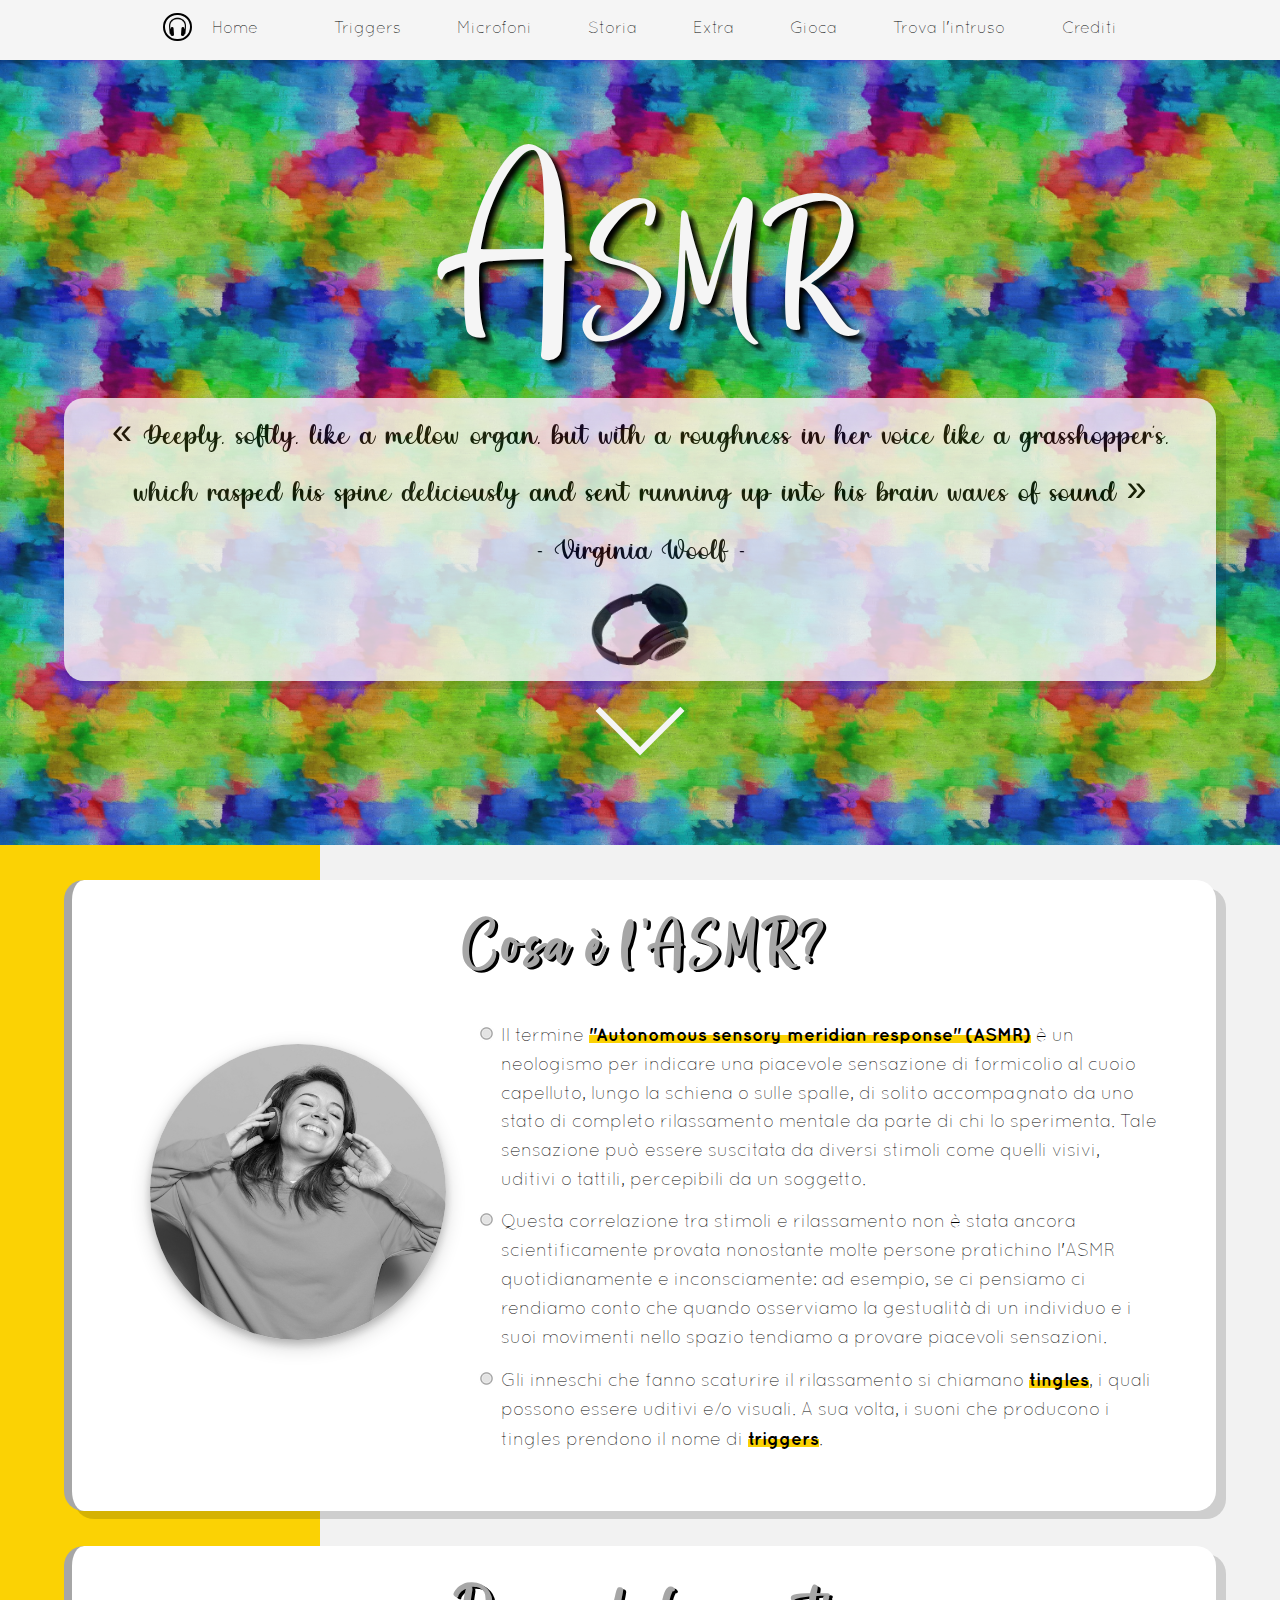
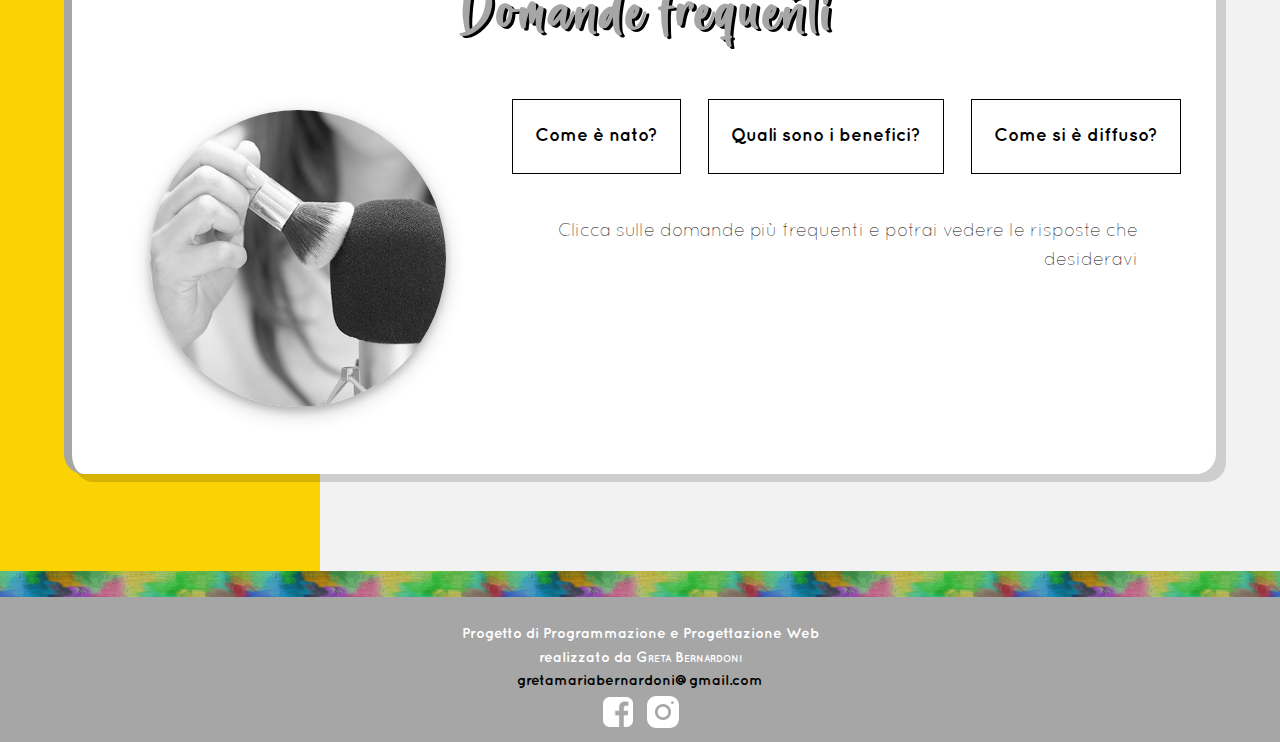
<file: index.html>
<!DOCTYPE html>
<html lang="it">

<head>
	<meta http-equiv="Content-Type" content="text/html; charset=UTF-8">
	<title>ASMR, il mondo dei suoni</title>
	<meta name="author" content="Greta Bernardoni">
	<link rel="stylesheet" href="style.css" type="text/css">
	<script src="asmr.js"></script>
</head>

<body class="sinistra">
	<header>
		<nav>
			<ul>
				<li>
					<a href="index.html"><img src="home.png" alt="Icona home"> Home</a>
				</li>
				<li>
					<div class="dropdown">
						<a href="triggers.html">Triggers</a>
						<div class="dropdown-content">
							<a href="triggers.html#voce">Attraverso la voce</a>
							<a href="triggers.html#mani">Attraverso le mani</a>
						</div>
					</div>
				</li>
				<li>
					<div class="dropdown">
						<a href="microfoni.html">Microfoni</a>
						<div class="dropdown-content">
							<a href="microfoni.html#newmann">Newmann KU 100</a>
							<a href="microfoni.html#dio">3Dio Free Space</a>
							<a href="microfoni.html#schoeps">Schoeps MSTC 64 U</a>
							<a href="microfoni.html#yeti">Blue Yeti Pro</a>
							<a href="microfoni.html#soundman">Soundman OKM II Classic</a>
						</div>
					</div>
				</li>
				<li>
					<div class="dropdown">
						<a href="storia.html">Storia</a>
						<div class="dropdown-content">
							<a href="storia.html#contemporanea">Contemporaneità</a>
							<a href="storia.html#prima">In precedenza</a>
							<a href="storia.html#evoluzione">Evoluzione</a>
						</div>
					</div>
				</li>
				<li>
					<div class="dropdown">
						<a href="extra.html">Extra</a>
						<div class="dropdown-content">
							<a href="extra.html#sinestesia">Sinestesia</a>
							<a href="extra.html#misofonia">Misofonia</a>
							<a href="extra.html#brivido">Brivido</a>
							<a href="extra.html#intimo">Sessualità</a>
						</div>
					</div>
				</li>
				<li>
					<a href="gioco.html">Gioca</a>
				</li>
				<li>
					<a href="interattivita.html">Trova l'intruso</a>
				</li>
				<li>
					<a href="crediti.html">Crediti</a>
				</li>
			</ul>
		</nav>
	</header>

	<div class="entrata" id="paginaIniziale">
		<p>Asmr</p>
		<blockquote>
			&laquo; Deeply, softly, like a mellow organ, but with a roughness in her voice like a grasshopper's, which
			rasped his spine deliciously and sent running up into his brain waves of sound &raquo;<br>
			- Virginia Woolf - 
			<img src="headphoneshome.png" alt="Immagine delle cuffie">
		</blockquote>
		<img src="arrowhome.png" alt="Freccia bianca verso il basso">
	</div>

	<div id="homesection" class="blocco">
		<div class="blocchihome">
			<h1>Cosa è l'ASMR&quest;</h1>
			<img class="homeimg" src="smile.jpg" alt="Immagine ragazza">
			<ul>
				<li>
					<p>
						Il termine <strong>&quot;Autonomous sensory meridian response&quot; (ASMR)</strong> è un
						neologismo per indicare una piacevole sensazione di formicolio al cuoio capelluto, lungo la
						schiena o sulle spalle, di solito accompagnato da uno stato di completo rilassamento mentale da
						parte di chi lo sperimenta. Tale sensazione può essere suscitata da diversi stimoli come quelli
						visivi, uditivi o tattili, percepibili da un soggetto.
					</p>
				</li>
				<li>
					<p>
						Questa correlazione tra stimoli e rilassamento non è stata ancora scientificamente provata
						nonostante molte persone pratichino l'ASMR quotidianamente e inconsciamente: ad esempio, se ci
						pensiamo ci rendiamo conto che quando osserviamo la gestualità di un individuo e i suoi
						movimenti nello spazio tendiamo a provare piacevoli sensazioni.
					</p>
				</li>
				<li>
					<p>
						Gli inneschi che fanno scaturire il rilassamento si chiamano <strong>tingles</strong>, i quali
						possono essere uditivi e/o visuali. A sua volta, i suoni che producono i tingles prendono il
						nome di <strong>triggers</strong>.
					</p>
				</li>
			</ul>
		</div>

		<div id="faqAsmr" class="blocchihome">
			<h1>Domande frequenti</h1>
			<img class="homeimg" src="microfonohome.jpg" alt="Ragazza con pennello">
			<div class="faqfrequenti">
				<p id="storia">Come è nato&quest;</p>
				<p id="benefici">Quali sono i benefici&quest;</p>
				<p id="diffusione">Come si è diffuso&quest;</p>
			</div>

			<div class="description">
				<p id="information">Clicca sulle domande più frequenti e potrai vedere le risposte che desideravi</p>
				<div id="history">
					<img src="arrow.gif" alt="Freccia verso il basso" class="freccia">
					<p>Secondo un articolo pubblicato sul sito <strong>Know Your Meme</strong>, il termine fu usato la
						prima volta nel 2010 nel gruppo Facebook <strong>Autonomous Sensory Meridian Response Group</strong> fondato da Jennifer Allen. Inizialmente vennero a crearsi blog e siti web in
						cui si condividevano esperienze e si riunivano le persone che avevano sperimentato questa
						sensazione piacevole dovuta a gesti e a suoni quotidiani. Jennifer decise allora di chiamare il
						fenomeno ASMR, dove <strong>&quot;autonoma&quot;</strong> si riferisce alle risposte
						fisiologiche involontarie create dai triggers e <strong>&quot;meridian&quot;</strong> indica uno
						dei percorsi lungo i quali scorre l'energia vitale del corpo secondo la teoria dell’agopuntura.
					</p>
				</div>
				<div id="benefits">
					<img src="arrow.gif" alt="Freccia verso il basso" class="freccia">
					<p>
						L'esperienza dell'ASMR sembra che <strong>promuova il rilassamento e la riduzione dello stress</strong>.  Infatti, molti dei triggers più comuni, inclusi la respirazione profonda e
						l'ascolto di suoni melodici e tranquilli, sono simili alle tecniche calmanti spesso utilizzate
						per rassicurare neonati e bambini piccoli. Allo stesso modo i rumori ripetitivi, delicati,
						simili a quelli di sottofondo, suoni nitidi, si sono dimostrati simili a quelli usati nelle
						macchine del sonno destinate ad aiutare le persone a concentrarsi o ad addormentarsi.
					</p>
				</div>
				<div id="diffusion">
					<img src="arrow.gif" alt="Freccia verso il basso" class="freccia">
					<p>
						Il mezzo con il quale si è diffuso l'ASMR è la <strong>rete internet</strong>: con Youtube,
						infatti, moltissime persone si sono messe in gioco in questo campo di intrattenimento producendo
						e pubblicando video e/o audio ASMR usufruibili per chiunque necessiti di rilassarsi. Tali
						performers, streamers o artisti, si riprendono mentre riproducono determinati suoni i quali
						vengono registrati da specifici microfoni. <br>Un'altra piattaforma dove sta prendendo piede
						questa pratica è Twitch.
					</p>
				</div>
			</div>
		</div>

	</div>

	<footer>
		<hr>
		<p>
			Progetto di Programmazione e Progettazione Web<br> realizzato da <span>Greta Bernardoni</span>
			<br>
			<a href="mailto:gretamariabernardoni@gmail">gretamariabernardoni@gmail.com</a>
		</p>
		<div class="centrati">
			<a href="https://www.facebook.com/gretavolley/"><img src="facebook.png" alt="facebook"></a>
			<a href="https://www.instagram.com/grhebi/"><img src="instagram.png" alt="instagram"></a>
		</div>
	</footer>

</body>

</html>
</file>
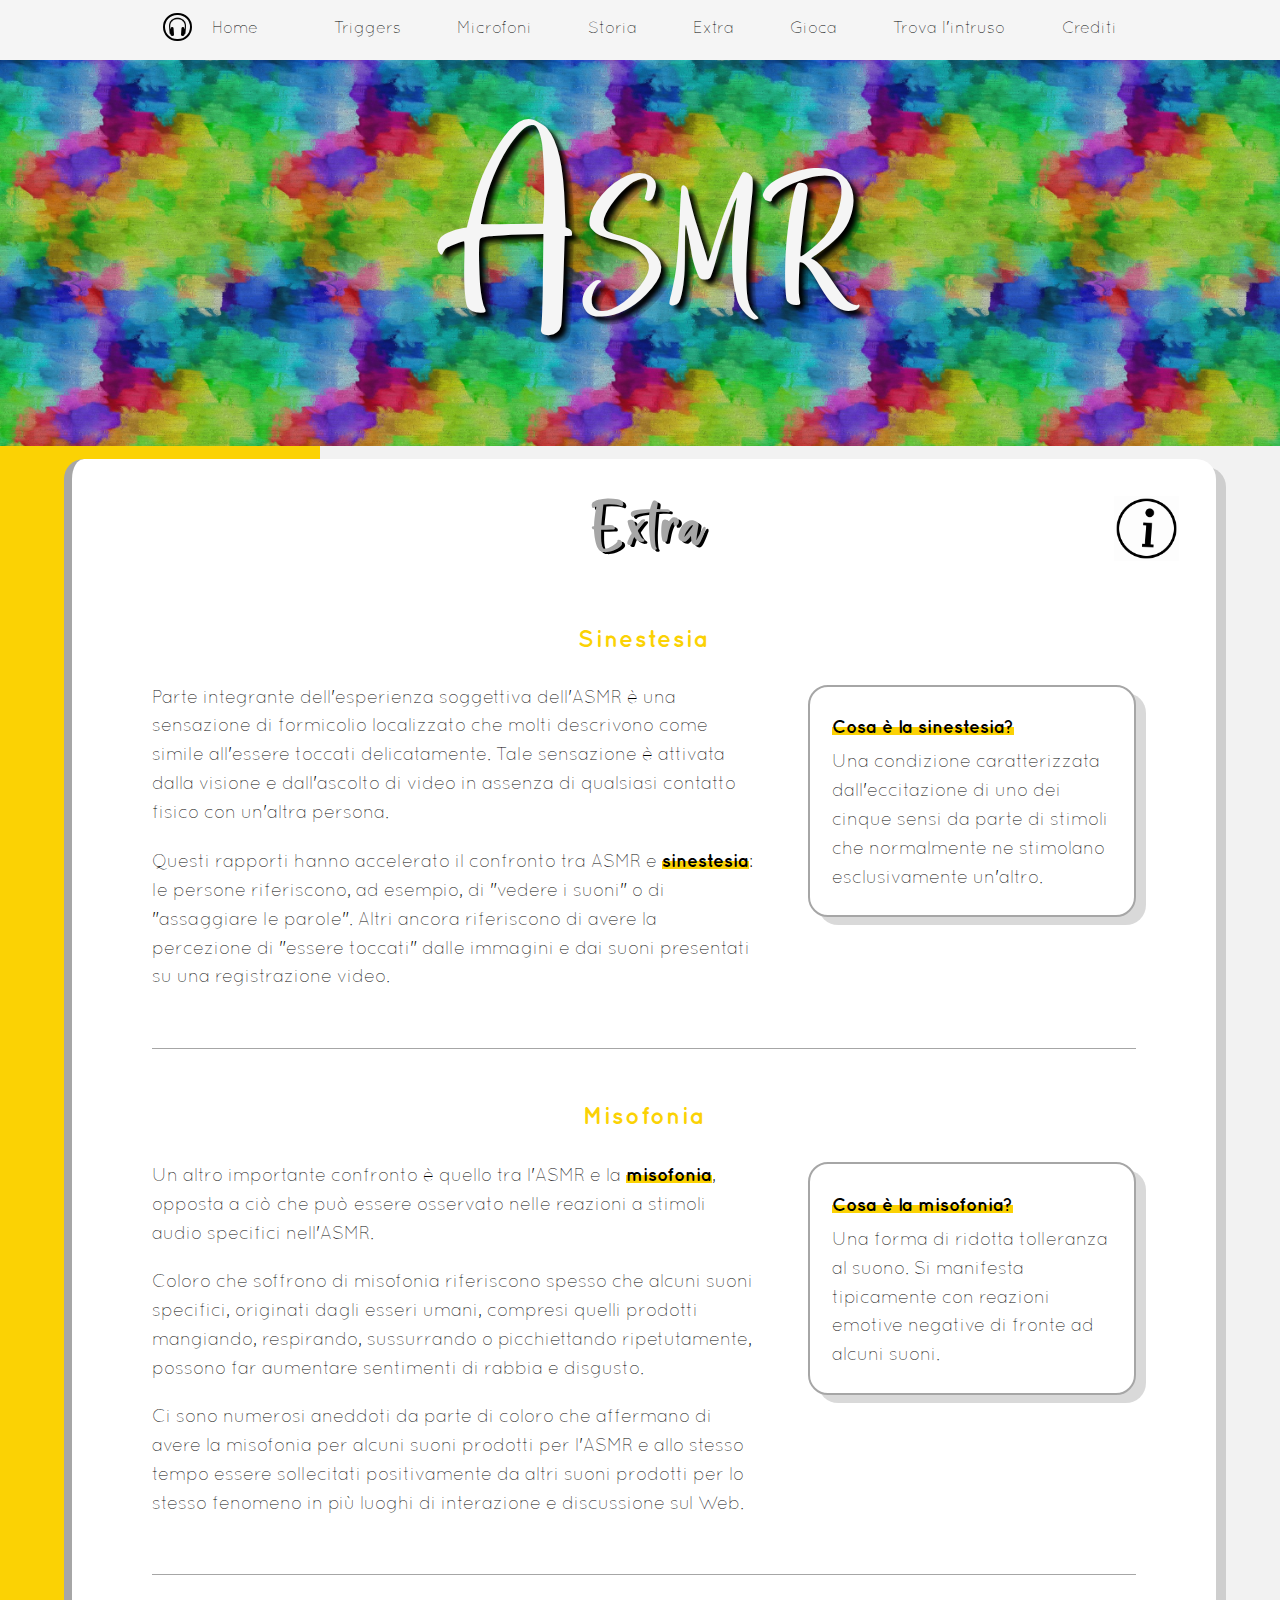
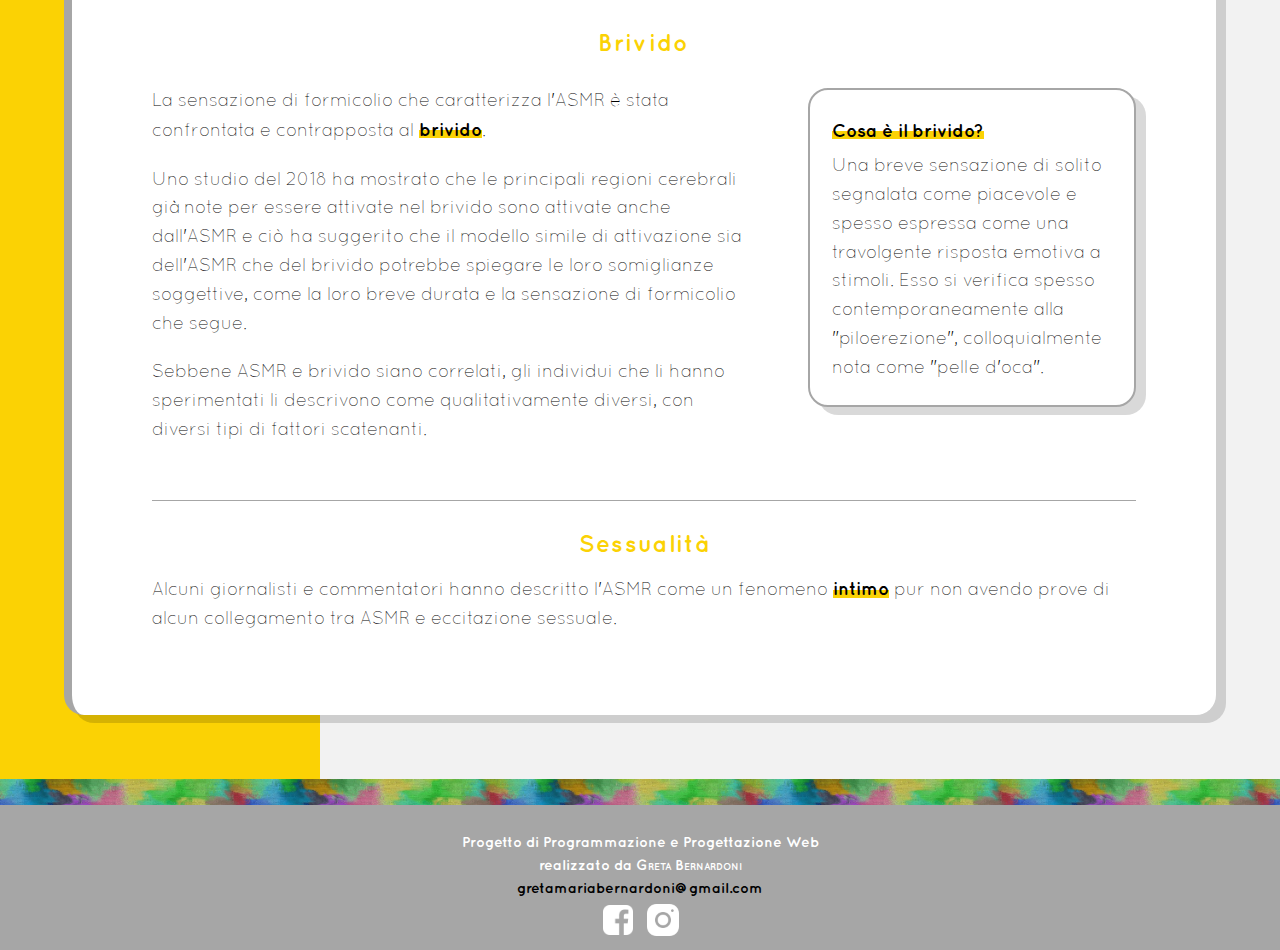
<file: extra.html>
<!DOCTYPE html>
<html lang="it">

<head>
	<meta http-equiv="Content-Type" content="text/html; charset=UTF-8">
	<title>Extra</title>
	<meta name="author" content="Greta Bernardoni">
	<link rel="stylesheet" href="style.css" type="text/css">
	<script src="codicecomune.js"></script>
</head>

<body class="sinistra">
	<header>
		<nav>
			<ul>
				<li>
					<a href="index.html"><img src="home.png" alt="Icona home"> Home</a>
				</li>
				<li>
					<div class="dropdown">
						<a href="triggers.html">Triggers</a>
						<div class="dropdown-content">
							<a href="triggers.html#voce">Attraverso la voce</a>
							<a href="triggers.html#mani">Attraverso le mani</a>
						</div>
					</div>
				</li>
				<li>
					<div class="dropdown">
						<a href="microfoni.html">Microfoni</a>
						<div class="dropdown-content">
							<a href="microfoni.html#newmann">Newmann KU 100</a>
							<a href="microfoni.html#dio">3Dio Free Space</a>
							<a href="microfoni.html#schoeps">Schoeps MSTC 64 U</a>
							<a href="microfoni.html#yeti">Blue Yeti Pro</a>
							<a href="microfoni.html#soundman">Soundman OKM II Classic</a>
						</div>
					</div>
				</li>
				<li>
					<div class="dropdown">
						<a href="storia.html">Storia</a>
						<div class="dropdown-content">
							<a href="storia.html#contemporanea">Contemporaneità</a>
							<a href="storia.html#prima">In precedenza</a>
							<a href="storia.html#evoluzione">Evoluzione</a>
						</div>
					</div>
				</li>
				<li>
					<div class="dropdown">
						<a href="extra.html">Extra</a>
						<div class="dropdown-content">
							<a href="extra.html#sinestesia">Sinestesia</a>
							<a href="extra.html#misofonia">Misofonia</a>
							<a href="extra.html#brivido">Brivido</a>
							<a href="extra.html#intimo">Sessualità</a>
						</div>
					</div>
				</li>
				<li>
					<a href="gioco.html">Gioca</a>
				</li>
				<li>
					<a href="interattivita.html">Trova l'intruso</a>
				</li>
				<li>
					<a href="crediti.html">Crediti</a>
				</li>
			</ul>
		</nav>
	</header>

	<div class="entrata">
		<p>Asmr</p>
	</div>

	<div class="blocco" id="extrablocco">
		<img id="headphones" src="info.gif" alt="informazioni" class="iconainfo">
		<h1>Extra</h1>
		<div id="paginaConsigli" class="nascosta">
			<p>I fenomeni di seguito trattati sono spesso <strong>associati</strong> all'ASMR.</p>
		</div>

		<br><br>
		<h2>Sinestesia</h2>
		<div class="definizione">
			<p><strong>Cosa è la sinestesia&quest;</strong></p>
			<p>
				Una condizione caratterizzata dall'eccitazione di uno dei cinque sensi da parte di stimoli che
				normalmente ne stimolano esclusivamente un'altro.
			</p>
		</div>
		<div id="sinestesia" class="fenomeni">
			<p>
				Parte integrante dell'esperienza soggettiva dell'ASMR è una sensazione di formicolio localizzato che
				molti descrivono come simile all'essere toccati delicatamente. Tale sensazione è attivata dalla visione
				e dall'ascolto di video in assenza di qualsiasi contatto fisico con un'altra persona.
			</p>
			<p>
				Questi rapporti hanno accelerato il confronto tra ASMR e <strong>sinestesia</strong>: le persone
				riferiscono, ad esempio, di &quot;vedere i suoni&quot; o di &quot;assaggiare le parole&quot;. Altri
				ancora riferiscono di avere la percezione di &quot;essere toccati&quot; dalle immagini e dai suoni
				presentati su una registrazione video.
			</p>
		</div>

		<br><br>
		<h2>Misofonia</h2>
		<div class="definizione">
			<p><strong>Cosa è la misofonia&quest;</strong></p>
			<p>
				Una forma di ridotta tolleranza al suono. Si manifesta tipicamente con reazioni emotive negative di
				fronte ad alcuni suoni.
			</p>
		</div>
		<div id="misofonia" class="fenomeni">
			<p>
				Un altro importante confronto è quello tra l'ASMR e la <strong>misofonia</strong>, opposta a ciò che può
				essere osservato nelle reazioni a stimoli audio specifici nell'ASMR.
			</p>
			<p>
				Coloro che soffrono di misofonia riferiscono spesso che alcuni suoni specifici, originati dagli esseri
				umani, compresi quelli prodotti mangiando, respirando, sussurrando o picchiettando ripetutamente,
				possono far aumentare sentimenti di rabbia e disgusto.
			</p>
			<p>
				Ci sono numerosi aneddoti da parte di coloro che affermano di avere la misofonia per alcuni suoni
				prodotti per l'ASMR e allo stesso tempo essere sollecitati positivamente da altri suoni prodotti per lo
				stesso fenomeno in più luoghi di interazione e discussione sul Web.
			</p>
		</div>

		<br><br>
		<h2>Brivido</h2>
		<div class="definizione">
			<p><strong>Cosa è il brivido&quest;</strong></p>
			<p>
				Una breve sensazione di solito segnalata come piacevole e spesso espressa come una travolgente risposta
				emotiva a stimoli. Esso si verifica spesso contemporaneamente alla &quot;piloerezione&quot;,
				colloquialmente nota come &quot;pelle d'oca&quot;.
			</p>
		</div>
		<div id="brivido" class="fenomeni">
			<p>
				La sensazione di formicolio che caratterizza l'ASMR è stata confrontata e contrapposta al
				<strong>brivido</strong>.
			</p>
			<p>
				Uno studio del 2018 ha mostrato che le principali regioni cerebrali già note per essere attivate nel
				brivido sono attivate anche dall'ASMR e ciò ha suggerito che il modello simile di attivazione sia
				dell'ASMR che del brivido potrebbe spiegare le loro somiglianze soggettive, come la loro breve durata e
				la sensazione di formicolio che segue.
			</p>
			<p>
				Sebbene ASMR e brivido siano correlati, gli individui che li hanno sperimentati li descrivono come
				qualitativamente diversi, con diversi tipi di fattori scatenanti.
			</p>
		</div>

		<div id="intimo" class="fenomeni">
			<h2>Sessualità</h2>
			<p>
				Alcuni giornalisti e commentatori hanno descritto l'ASMR come un fenomeno <strong>intimo</strong> pur non
				avendo prove di alcun collegamento tra ASMR e eccitazione sessuale.
			</p>
		</div>
	</div>

	<footer>
		<hr>
		<p>Progetto di Programmazione e Progettazione Web<br> realizzato da <span>Greta Bernardoni</span>
			<br>
			<a href="mailto:gretamariabernardoni@gmail">gretamariabernardoni@gmail.com</a>
		</p>
		<div class="centrati">
			<a href="https://www.facebook.com/gretavolley/"><img src="facebook.png" alt="facebook"></a>
			<a href="https://www.instagram.com/grhebi/"><img src="instagram.png" alt="instagram"></a>
		</div>
	</footer>

</body>

</html>
</file>
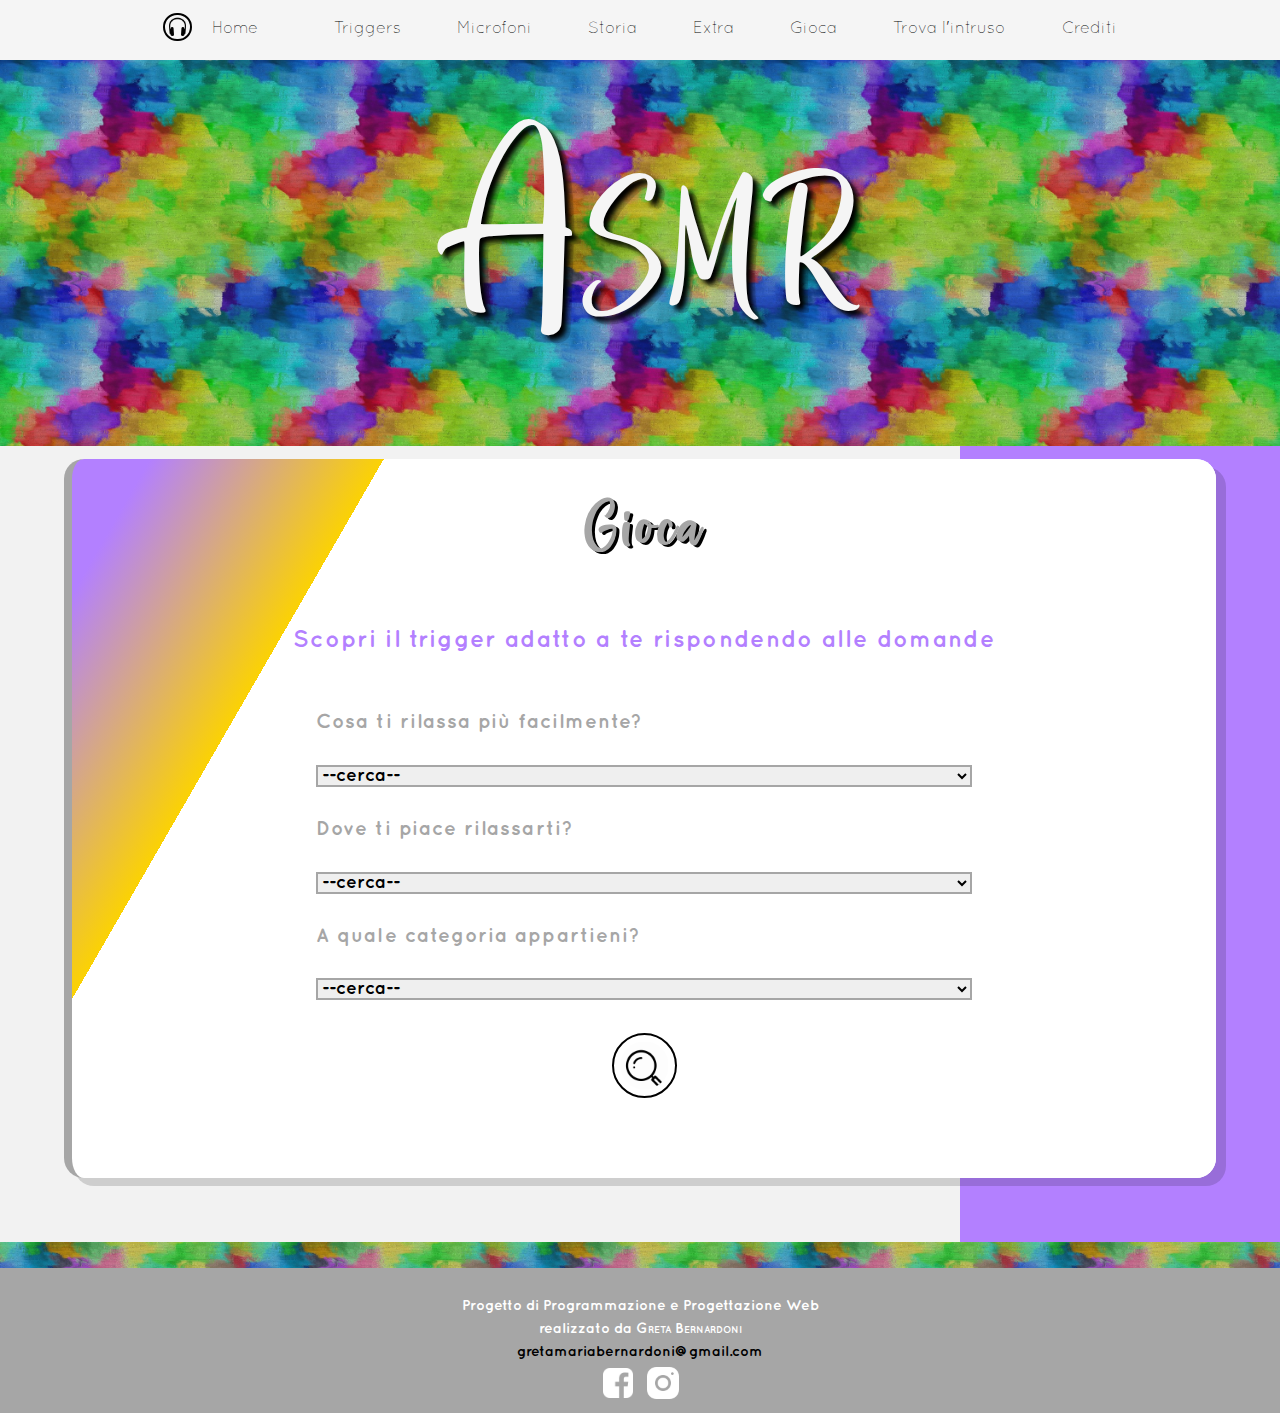
<file: gioco.html>
<!DOCTYPE html>
<html lang="it">

<head>
    <meta http-equiv="Content-Type" content="text/html; charset=UTF-8">
    <title>Gioco</title>
    <meta name="author" content="Greta Bernardoni">
    <link rel="stylesheet" href="style.css" type="text/css">
    <script src="gioco.js"></script>
</head>

<body class="destra">
    <header>
        <nav>
            <ul>
                <li>
                    <a href="index.html"><img src="home.png" alt="Icona home"> Home</a>
                </li>
                <li>
                    <div class="dropdown">
                        <a href="triggers.html">Triggers</a>
                        <div class="dropdown-content">
                            <a href="triggers.html#voce">Attraverso la voce</a>
                            <a href="triggers.html#mani">Attraverso le mani</a>
                        </div>
                    </div>
                </li>
                <li>
                    <div class="dropdown">
                        <a href="microfoni.html">Microfoni</a>
                        <div class="dropdown-content">
                            <a href="microfoni.html#newmann">Newmann KU 100</a>
                            <a href="microfoni.html#dio">3Dio Free Space</a>
                            <a href="microfoni.html#schoeps">Schoeps MSTC 64 U</a>
                            <a href="microfoni.html#yeti">Blue Yeti Pro</a>
                            <a href="microfoni.html#soundman">Soundman OKM II Classic</a>
                        </div>
                    </div>
                </li>
                <li>
                    <div class="dropdown">
                        <a href="storia.html">Storia</a>
                        <div class="dropdown-content">
                            <a href="storia.html#contemporanea">Contemporaneità</a>
                            <a href="storia.html#prima">In precedenza</a>
                            <a href="storia.html#evoluzione">Evoluzione</a>
                        </div>
                    </div>
                </li>
                <li>
                    <div class="dropdown">
                        <a href="extra.html">Extra</a>
                        <div class="dropdown-content">
                            <a href="extra.html#sinestesia">Sinestesia</a>
                            <a href="extra.html#misofonia">Misofonia</a>
                            <a href="extra.html#brivido">Brivido</a>
                            <a href="extra.html#intimo">Sessualità</a>
                        </div>
                    </div>
                </li>
                <li>
                    <a href="gioco.html">Gioca</a>
                </li>
                <li>
                    <a href="interattivita.html">Trova l'intruso</a>
                </li>
                <li>
                    <a href="crediti.html">Crediti</a>
                </li>
            </ul>
        </nav>
    </header>

    <div class="entrata">
        <p>Asmr</p>
    </div>

    <div id="quizgame" class="blocco">
        <h1>Gioca</h1><br><br>
        <h2>Scopri il trigger adatto a te rispondendo alle domande</h2><br>
        <div id="domande" class="bloccodomande">
            <h3>Cosa ti rilassa più facilmente&quest;</h3>
            <select id="relax">
                <option selected> --cerca-- </option>
                <option> prendermi cura di me stesso/a </option>
                <option> leggere un libro </option>
                <option> stare sulla sabbia </option>
            </select>
            <h3>Dove ti piace rilassarti&quest;</h3>
            <select id="luogo">
                <option selected> --cerca-- </option>
                <option> in una spa </option>
                <option> in natura </option>
                <option> nel letto </option>
            </select>
            <h3>A quale categoria appartieni&quest;</h3>
            <select id="eta">
                <option selected> --cerca-- </option>
                <option> bambino </option>
                <option> adolescente </option>
                <option> adulto </option>
            </select>
            <img src="cerca.gif" id="cerca" alt="Icona cerca" class="icons-buttons">
        </div>
        <div id="risultato2" class="bloccorisultato">
        </div>
        <a id="collegamento">Vedi esempio</a>
        <img src="pulisci.gif" id="pulisci" alt="Icona pulisci" class="icons-buttons">
    </div>

    <footer>
        <hr>
        <p>
            Progetto di Programmazione e Progettazione Web<br> realizzato da <span>Greta Bernardoni</span>
            <br>
            <a href="mailto:gretamariabernardoni@gmail">gretamariabernardoni@gmail.com</a>
        </p>
        <div class="centrati">
            <a href="https://www.facebook.com/gretavolley/"><img src="facebook.png" alt="facebook"></a>
            <a href="https://www.instagram.com/grhebi/"><img src="instagram.png" alt="instagram"></a>
        </div>
    </footer>

</body>

</html>
</file>
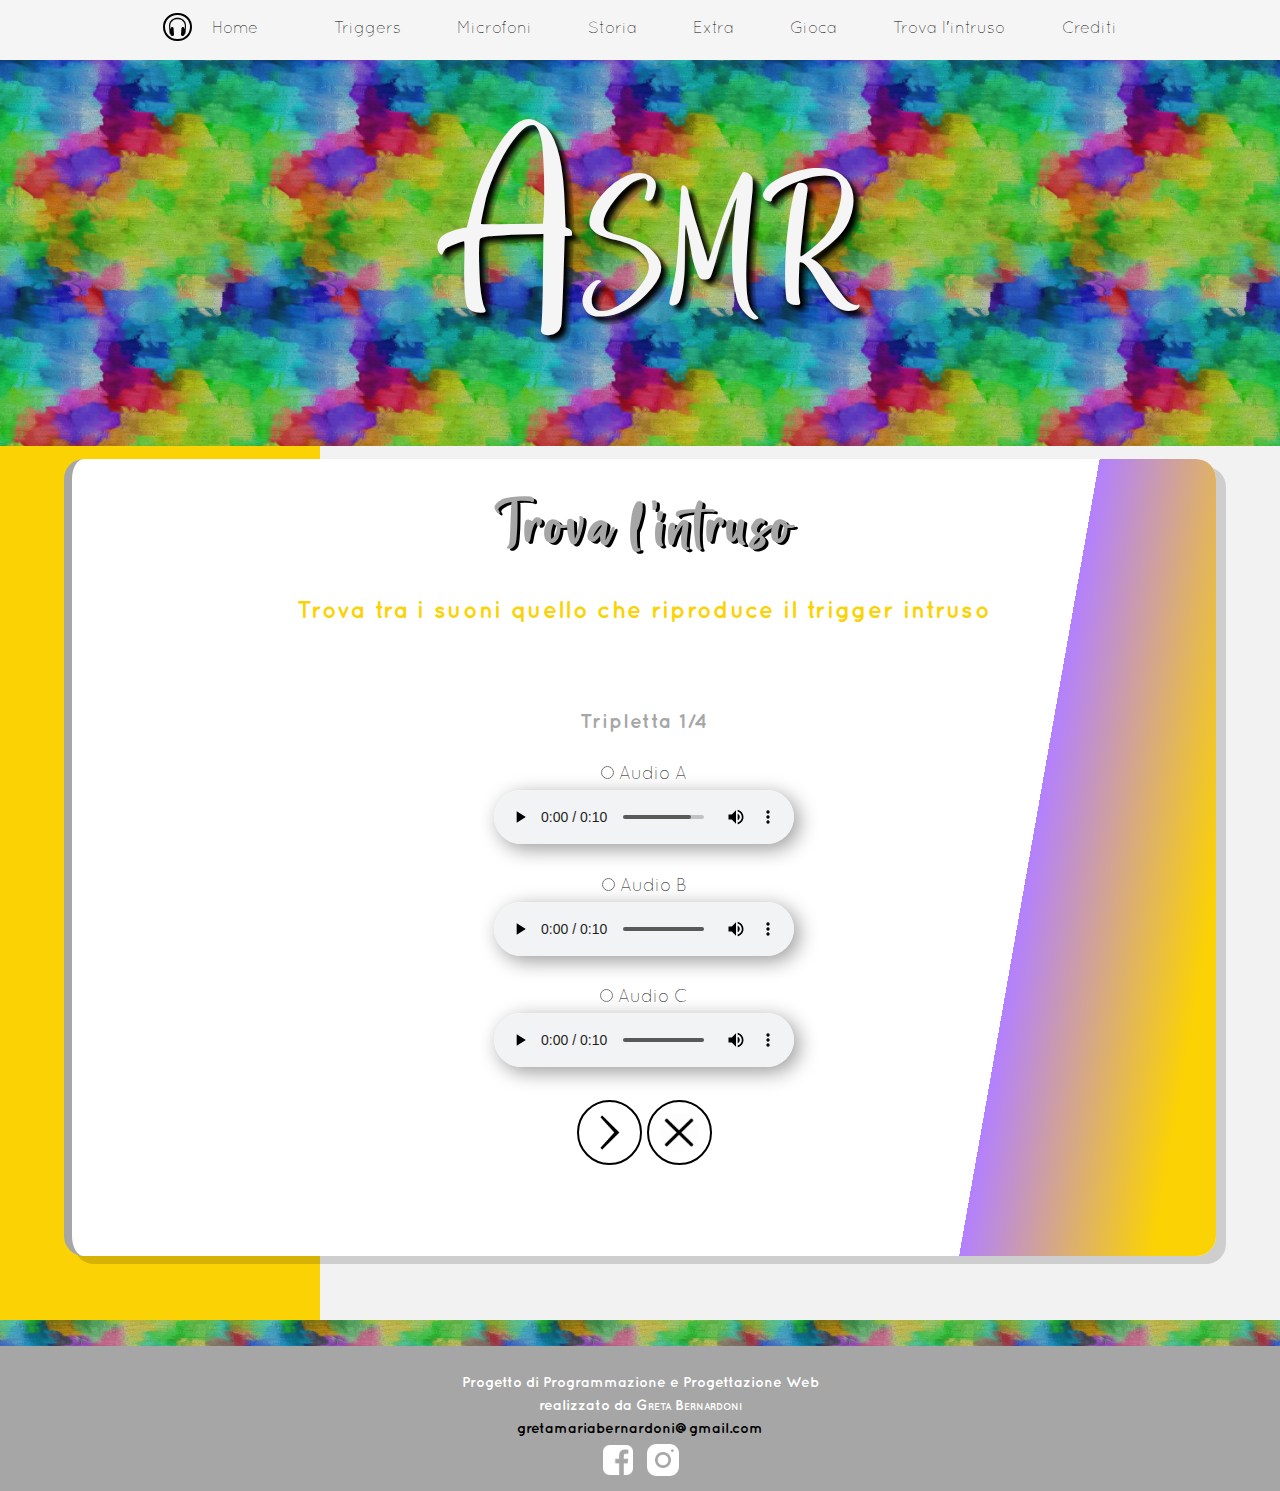
<file: interattivita.html>
<!DOCTYPE html>
<html lang="it">

<head>
	<meta http-equiv="Content-Type" content="text/html; charset=UTF-8">
	<title>Interattività</title>
	<meta name="author" content="Greta Bernardoni">
	<link rel="stylesheet" href="style.css" type="text/css">
	<script src="interattivita.js"></script>
</head>

<body class="sinistra">
	<header>
		<nav>
			<ul>
				<li>
					<a href="index.html"><img src="home.png" alt="Icona home"> Home</a>
				</li>
				<li>
					<div class="dropdown">
						<a href="triggers.html">Triggers</a>
						<div class="dropdown-content">
							<a href="triggers.html#voce">Attraverso la voce</a>
							<a href="triggers.html#mani">Attraverso le mani</a>
						</div>
					</div>
				</li>
				<li>
					<div class="dropdown">
						<a href="microfoni.html">Microfoni</a>
						<div class="dropdown-content">
							<a href="microfoni.html#newmann">Newmann KU 100</a>
							<a href="microfoni.html#dio">3Dio Free Space</a>
							<a href="microfoni.html#schoeps">Schoeps MSTC 64 U</a>
							<a href="microfoni.html#yeti">Blue Yeti Pro</a>
							<a href="microfoni.html#soundman">Soundman OKM II Classic</a>
						</div>
					</div>
				</li>
				<li>
					<div class="dropdown">
						<a href="storia.html">Storia</a>
						<div class="dropdown-content">
							<a href="storia.html#contemporanea">Contemporaneità</a>
							<a href="storia.html#prima">In precedenza</a>
							<a href="storia.html#evoluzione">Evoluzione</a>
						</div>
					</div>
				</li>
				<li>
					<div class="dropdown">
						<a href="extra.html">Extra</a>
						<div class="dropdown-content">
							<a href="extra.html#sinestesia">Sinestesia</a>
							<a href="extra.html#misofonia">Misofonia</a>
							<a href="extra.html#brivido">Brivido</a>
							<a href="extra.html#intimo">Sessualità</a>
						</div>
					</div>
				</li>
				<li>
					<a href="gioco.html">Gioca</a>
				</li>
				<li>
					<a href="interattivita.html">Trova l'intruso</a>
				</li>
				<li>
					<a href="crediti.html">Crediti</a>
				</li>
			</ul>
		</nav>
	</header>

	<div class="entrata">
		<p>Asmr</p>
	</div>

	<div id="intrusogame" class="blocco">
		<h1>Trova l'intruso</h1><br>
		<h2>Trova tra i suoni quello che riproduce il trigger intruso</h2><br><br>
		<div id="bloccoaudio" class="centrati">
			<h3>Tripletta <span id="numeroDomanda"></span></h3><br>
			<input type="radio" name="risposte" id="risposta0" /><span> Audio A</span>
			<audio controls preload="auto" id="testoRisposta0">Il tuo browser non supporto l'audio</audio>
			<br>
			<input type="radio" name="risposte" id="risposta1" /><span> Audio B</span>
			<audio controls preload="auto" id="testoRisposta1">Il tuo browser non supporto l'audio</audio>
			<br>
			<input type="radio" name="risposte" id="risposta2" /><span> Audio C</span>
			<audio controls preload="auto" id="testoRisposta2">Il tuo browser non supporto l'audio</audio>
		</div>
		<div class="centrati">
			<img id="avanti" src="avanti.png" class="icons-buttons" alt="Icona avanti">
			<img id="inizia" src="pulisci.gif" class="icons-buttons" alt="Icona pulisci">
		</div>
		<div class="bloccorisultato">
			<p id="risultato"></p>
			<div id="spiegazione">
				<h3>Soluzioni</h3>
				<ul>
					<li><p id="listaspiegazioni"></p></li>
				</ul>
				<div class="centrati">
					<img id="indietrospiegazione" src="indietro.png" class="icons-buttons" alt="Icona indietro">
					<img id="avantispiegazione" src="avanti.png" class="icons-buttons" alt="Icona avanti">
					<img id="inizia2" src="pulisci.gif" class="icons-buttons" alt="Icona pulisci">
				</div>
			</div>
		</div>
	</div>

	<footer>
		<hr>
		<p>
			Progetto di Programmazione e Progettazione Web<br> realizzato da <span>Greta Bernardoni</span>
			<br>
			<a href="mailto:gretamariabernardoni@gmail">gretamariabernardoni@gmail.com</a>
		</p>
		<div class="centrati">
			<a href="https://www.facebook.com/gretavolley/"><img src="facebook.png" alt="facebook"></a>
			<a href="https://www.instagram.com/grhebi/"><img src="instagram.png" alt="instagram"></a>
		</div>
	</footer>

</body>

</html>
</file>
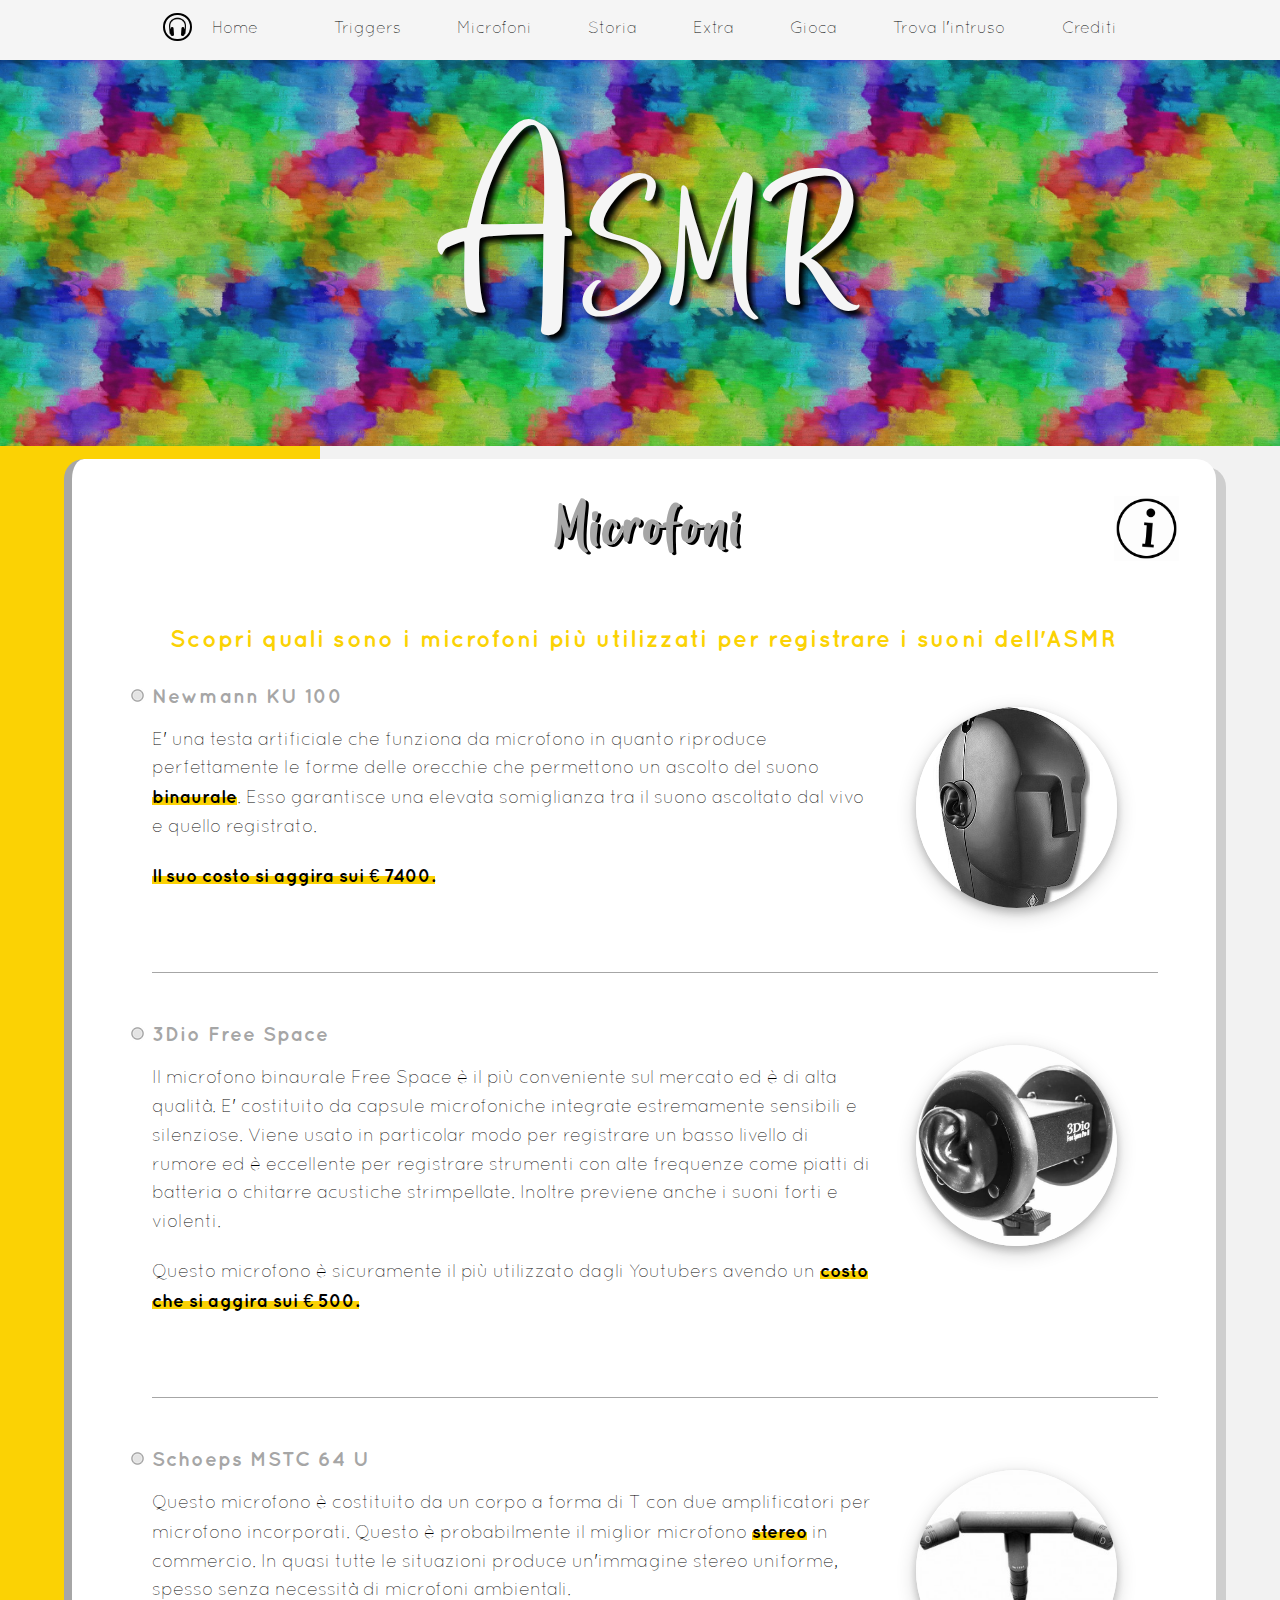
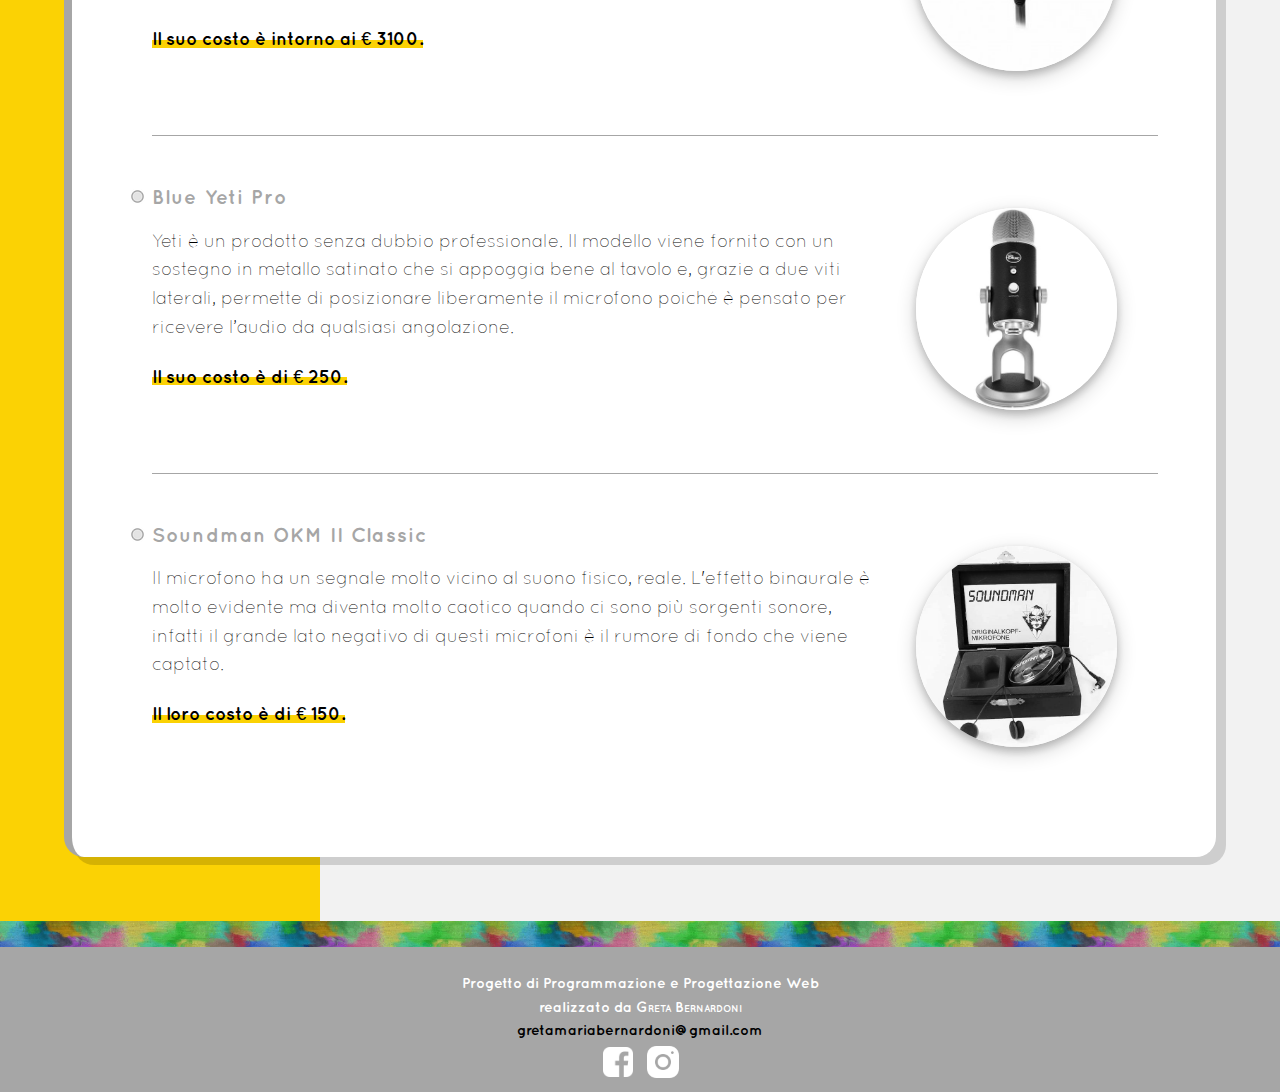
<file: microfoni.html>
<!DOCTYPE html>
<html lang="it">

<head>
	<meta http-equiv="Content-Type" content="text/html; charset=UTF-8">
	<title>Microfoni</title>
	<meta name="author" content="Greta Bernardoni">
	<link rel="stylesheet" href="style.css" type="text/css">
	<script src="codicecomune.js"></script>
</head>

<body class="sinistra">
	<header>
		<nav>
			<ul>
				<li>
					<a href="index.html"><img src="home.png" alt="Icona home"> Home</a>
				</li>
				<li>
					<div class="dropdown">
						<a href="triggers.html">Triggers</a>
						<div class="dropdown-content">
							<a href="triggers.html#voce">Attraverso la voce</a>
							<a href="triggers.html#mani">Attraverso le mani</a>
						</div>
					</div>
				</li>
				<li>
					<div class="dropdown">
						<a href="microfoni.html">Microfoni</a>
						<div class="dropdown-content">
							<a href="microfoni.html#newmann">Newmann KU 100</a>
							<a href="microfoni.html#dio">3Dio Free Space</a>
							<a href="microfoni.html#schoeps">Schoeps MSTC 64 U</a>
							<a href="microfoni.html#yeti">Blue Yeti Pro</a>
							<a href="microfoni.html#soundman">Soundman OKM II Classic</a>
						</div>
					</div>
				</li>
				<li>
					<div class="dropdown">
						<a href="storia.html">Storia</a>
						<div class="dropdown-content">
							<a href="storia.html#contemporanea">Contemporaneità</a>
							<a href="storia.html#prima">In precedenza</a>
							<a href="storia.html#evoluzione">Evoluzione</a>
						</div>
					</div>
				</li>
				<li>
					<div class="dropdown">
						<a href="extra.html">Extra</a>
						<div class="dropdown-content">
							<a href="extra.html#sinestesia">Sinestesia</a>
							<a href="extra.html#misofonia">Misofonia</a>
							<a href="extra.html#brivido">Brivido</a>
							<a href="extra.html#intimo">Sessualità</a>
						</div>
					</div>
				</li>
				<li>
					<a href="gioco.html">Gioca</a>
				</li>
				<li>
					<a href="interattivita.html">Trova l'intruso</a>
				</li>
				<li>
					<a href="crediti.html">Crediti</a>
				</li>
			</ul>
		</nav>
	</header>

	<div class="entrata">
		<p>Asmr</p>
	</div>

	<div id="mic" class="blocco">
		<img id="headphones" src="info.gif" alt="informazioni" class="iconainfo">
		<h1>Microfoni</h1>
		<div id="paginaConsigli" class="nascosta">
			<p>
				La <strong>registrazione binaurale</strong> (a due orecchi) è un metodo di registrazione
				tridimensionale del suono che ha il fine di ottimizzare la registrazione per il suo ascolto in
				cuffia, riproducendo il più fedelmente possibile le percezioni acustiche di un ascoltatore a 360°
				gradi.
			</p>
			<p>
				Nella <strong>registrazione stereofonica</strong> il suono viene tradizionalmente ripreso da numerosi
				microfoni di prossimità e registrato su altrettante tracce separate, mentre l'acustica dell'ambiente
				di registrazione viene ripresa con una coppia di microfoni supplementari.
			</p>
		</div>
		<br><br>

		<h2>Scopri quali sono i microfoni più utilizzati per registrare i suoni dell'ASMR</h2>
		<ul class="lista">
			<li id="newmann">
				<h3>Newmann KU 100</h3>
				<img src="newmann.jpg" alt="Newmann KU 100" class="microfoni">
				<p>
					E' una testa artificiale che funziona da microfono in quanto riproduce perfettamente le forme delle
					orecchie che permettono un ascolto del suono <strong>binaurale</strong>. Esso garantisce una elevata
					somiglianza tra il suono ascoltato dal vivo e quello registrato.
				</p>
				<p><strong>Il suo costo si aggira sui € 7400.</strong></p>
				<br>
			</li>

			<li id="dio">
				<h3>3Dio Free Space</h3>
				<img src="tredio.jpeg" alt="3dio Free Space Binaural" class="microfoni">
				<p>
					Il microfono binaurale Free Space è il più conveniente sul mercato ed è di alta qualità. E'
					costituito da capsule microfoniche integrate estremamente sensibili e silenziose. Viene usato in
					particolar modo per registrare un basso livello di rumore ed è eccellente per registrare strumenti
					con alte frequenze come piatti di batteria o chitarre acustiche strimpellate. Inoltre previene anche
					i suoni forti e violenti.
				</p>
				<p>Questo microfono è sicuramente il più utilizzato dagli Youtubers avendo un <strong>costo che si aggira sui € 500.</strong></p>
				<br>
			</li>

			<li id="schoeps">
				<h3>Schoeps MSTC 64 U</h3>
				<img src="schoeps.jpg" alt="Schoeps MSTC 64 U" class="microfoni">
				<p>
					Questo microfono è costituito da un corpo a forma di T con due amplificatori per microfono
					incorporati. Questo è probabilmente il miglior microfono <strong>stereo</strong> in commercio. In
					quasi tutte le situazioni produce un'immagine stereo uniforme, spesso senza necessità di microfoni
					ambientali.
				</p>
				<p><strong>Il suo costo è intorno ai € 3100.</strong></p>
				<br>
			</li>

			<li id="yeti">
				<h3>Blue Yeti Pro</h3>
				<img src="yeti.jpg" alt="Blue Yeti Pro" class="microfoni">
				<p>Yeti è un prodotto senza dubbio professionale. Il modello viene fornito con un sostegno in metallo
					satinato che si appoggia bene al tavolo e, grazie a due viti laterali, permette di posizionare
					liberamente il microfono poiché è pensato per ricevere l’audio da qualsiasi angolazione.</p>
				<p><strong>Il suo costo è di € 250.</strong></p>
				<br>
			</li>

			<li id="soundman">
				<h3>Soundman OKM II Classic</h3>
				<img src="soundman.jpg" alt="Soundman OKM II Classic" class="microfoni">
				<p>
					Il microfono ha un segnale molto vicino al suono fisico, reale. L'effetto binaurale è molto evidente
					ma diventa molto caotico quando ci sono più sorgenti sonore, infatti il grande lato negativo di
					questi microfoni è il rumore di fondo che viene captato.
				</p>
				<p><strong>Il loro costo è di € 150.</strong></p>
			</li>
		</ul>
	</div>

	<footer>
		<hr>
		<p>
			Progetto di Programmazione e Progettazione Web<br> realizzato da <span>Greta Bernardoni</span><br>
			<a href="mailto:gretamariabernardoni@gmail">gretamariabernardoni@gmail.com</a>
		</p>
		<div class="centrati">
			<a href="https://www.facebook.com/gretavolley/"><img src="facebook.png" alt="facebook"></a>
			<a href="https://www.instagram.com/grhebi/"><img src="instagram.png" alt="instagram"></a>
		</div>
	</footer>

</body>

</html>
</file>
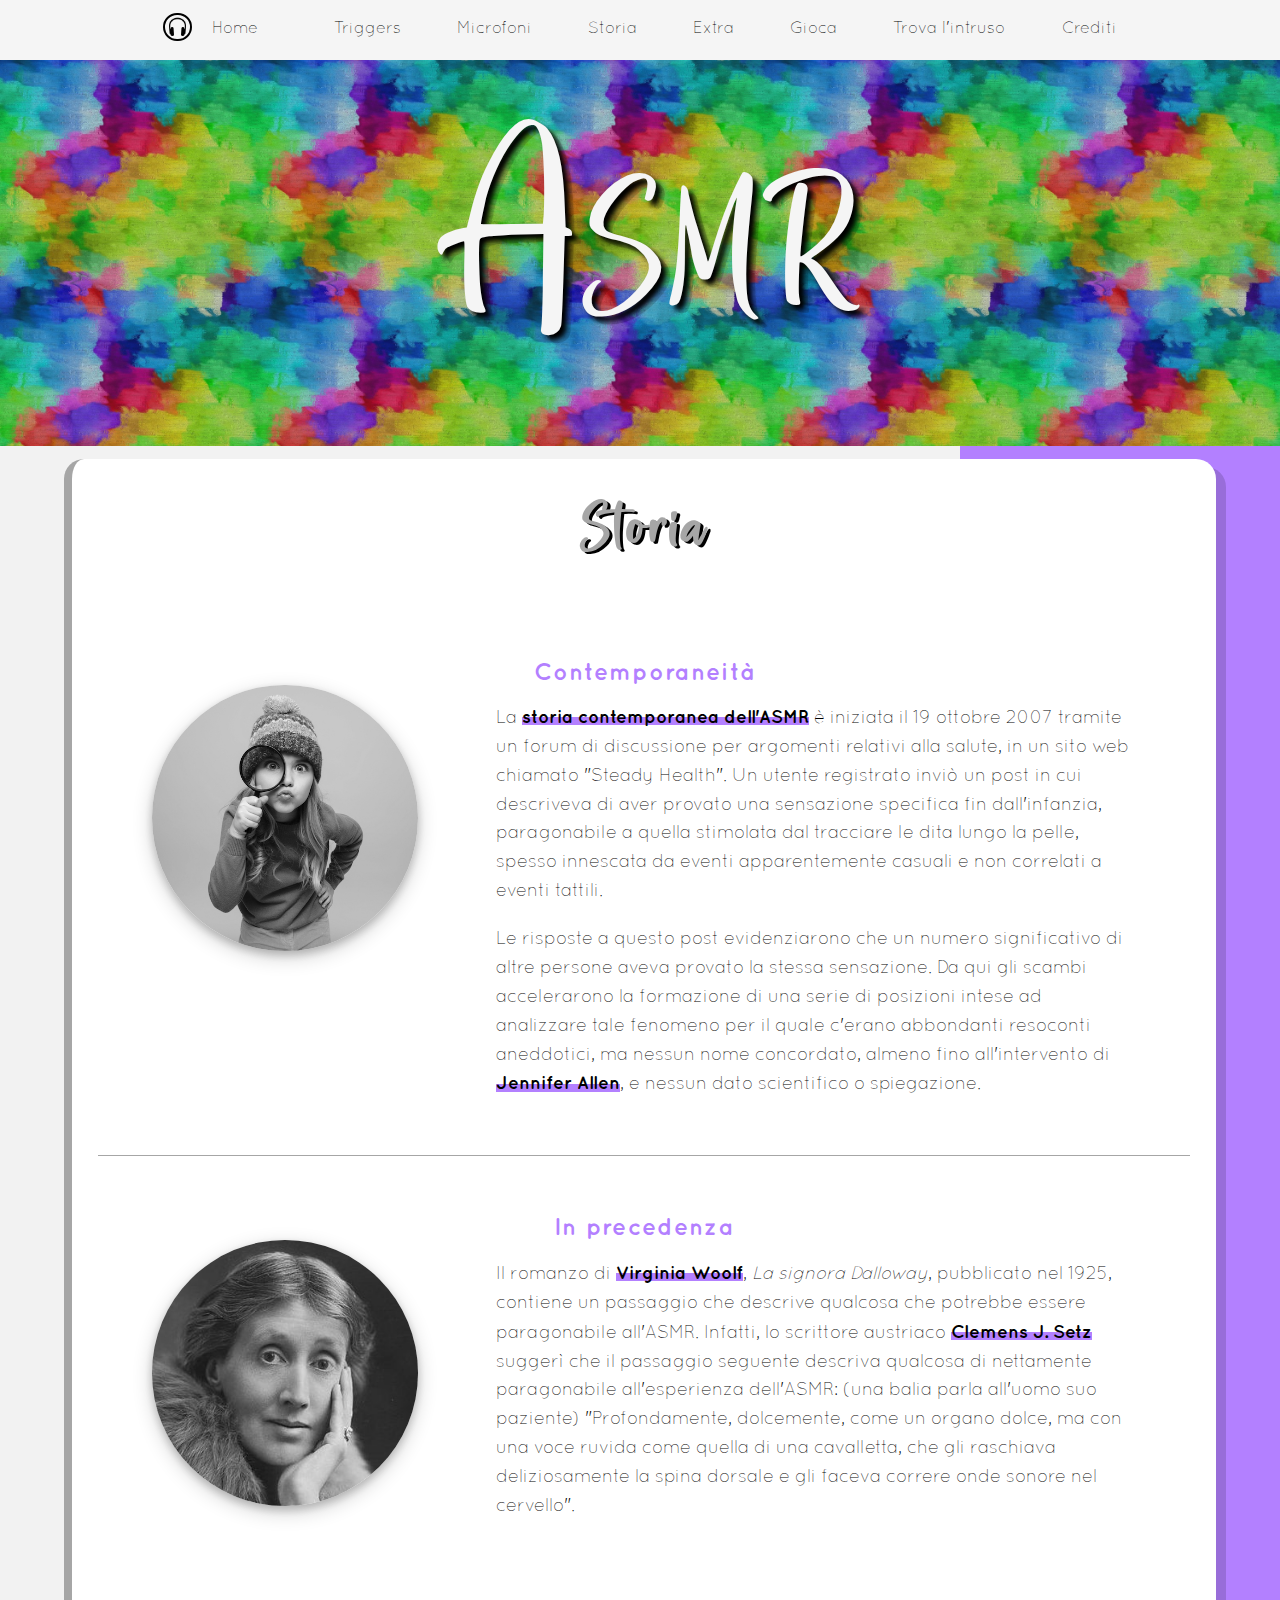
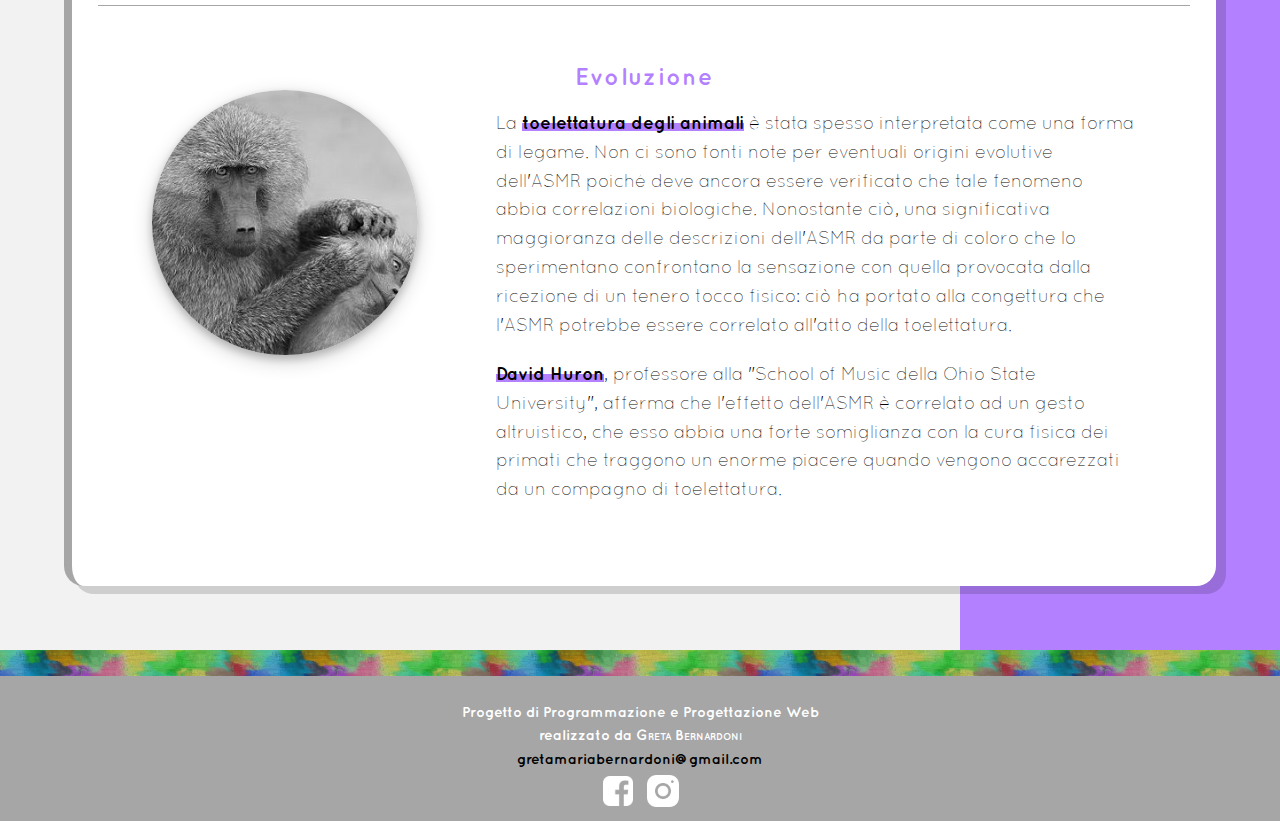
<file: storia.html>
<!DOCTYPE html>
<html lang="it">

<head>
	<meta http-equiv="Content-Type" content="text/html; charset=UTF-8">
	<title>Storia</title>
	<meta name="author" content="Greta Bernardoni">
	<link rel="stylesheet" href="style.css" type="text/css">
</head>

<body class="destra">
	<header>
		<nav>
			<ul>
				<li>
					<a href="index.html#Home"><img src="home.png" alt="Icona home"> Home</a>
				</li>
				<li>
					<div class="dropdown">
						<a href="triggers.html#Triggers">Triggers</a>
						<div class="dropdown-content">
							<a href="triggers.html#voce">Attraverso la voce</a>
							<a href="triggers.html#mani">Attraverso le mani</a>
						</div>
					</div>
				</li>
				<li>
					<div class="dropdown">
						<a href="microfoni.html#Microfoni">Microfoni</a>
						<div class="dropdown-content">
							<a href="microfoni.html#newmann">Newmann KU 100</a>
							<a href="microfoni.html#dio">3Dio Free Space</a>
							<a href="microfoni.html#schoeps">Schoeps MSTC 64 U</a>
							<a href="microfoni.html#yeti">Blue Yeti Pro</a>
							<a href="microfoni.html#soundman">Soundman OKM II Classic</a>
						</div>
					</div>
				</li>
				<li>
					<div class="dropdown">
						<a href="storia.html">Storia</a>
						<div class="dropdown-content">
							<a href="storia.html#contemporanea">Contemporaneità</a>
							<a href="storia.html#prima">In precedenza</a>
							<a href="storia.html#evoluzione">Evoluzione</a>
						</div>
					</div>
				</li>
				<li>
					<div class="dropdown">
						<a href="extra.html">Extra</a>
						<div class="dropdown-content">
							<a href="extra.html#sinestesia">Sinestesia</a>
							<a href="extra.html#misofonia">Misofonia</a>
							<a href="extra.html#brivido">Brivido</a>
							<a href="extra.html#intimo">Sessualità</a>
						</div>
					</div>
				</li>
				<li>
					<a href="gioco.html#Game">Gioca</a>
				</li>
				<li>
					<a href="interattivita.html#Intruso">Trova l'intruso</a>
				</li>
				<li>
					<a href="crediti.html#Crediti">Crediti</a>
				</li>
			</ul>
		</nav>
	</header>

	<div class="entrata">
		<p>Asmr</p>
	</div>

	<div class="blocco">
		<h1>Storia</h1>
		<br><br>
		<div id="contemporanea" class="blocchistoria">
			<h2>Contemporaneità</h2>
			<img src="bambina.jpg" class="imgstoria" alt="immagine bambina lente">
			<p class="primop">
				La <strong>storia contemporanea dell'ASMR</strong> è iniziata il 19 ottobre 2007 tramite
				un forum di discussione per argomenti relativi alla salute, in un sito web chiamato &quot;Steady
				Health&quot;. Un utente registrato inviò un post in cui descriveva di aver provato una sensazione
				specifica fin dall'infanzia, paragonabile a quella stimolata dal tracciare le dita lungo la pelle,
				spesso innescata da eventi apparentemente casuali e non correlati a eventi tattili.
			</p>
			<p>
				Le risposte a questo post evidenziarono che un numero significativo di altre persone aveva provato la
				stessa sensazione. Da qui gli scambi accelerarono la formazione di una serie di posizioni intese ad
				analizzare tale fenomeno per il quale c'erano abbondanti resoconti aneddotici, ma nessun nome
				concordato, almeno fino all'intervento di <strong>Jennifer Allen</strong>, e nessun dato scientifico o
				spiegazione.
			</p>
		</div>
		<br>
		<div id="prima" class="blocchistoria">
			<h2>In precedenza</h2>
			<img src="virginia.jpeg" class="imgstoria" alt="immagine virginia woolf">
			<p class="primop">
				Il romanzo di <strong>Virginia Woolf</strong>, <cite>La signora Dalloway</cite>, pubblicato
				nel 1925, contiene un passaggio che descrive qualcosa che potrebbe essere paragonabile all'ASMR.
				Infatti, lo scrittore austriaco <strong>Clemens J. Setz</strong> suggerì che il passaggio seguente
				descriva qualcosa di nettamente paragonabile all'esperienza dell'ASMR: (una balia parla all'uomo suo
				paziente) &quot;Profondamente, dolcemente, come un organo dolce, ma con una voce ruvida come quella di
				una cavalletta, che gli raschiava deliziosamente la spina dorsale e gli faceva correre onde sonore nel
				cervello&quot;.
			</p>
			<br>
		</div>
		<br>
		<div id="evoluzione" class="blocchistoria">
			<h2>Evoluzione</h2>
			<img src="scimmia.jpeg" class="imgstoria" alt="immagine scimmie">
			<p class="primop">
				La <strong>toelettatura degli animali</strong> è stata spesso interpretata come una forma
				di legame. Non ci sono fonti note per eventuali origini evolutive dell'ASMR poiché deve ancora essere
				verificato che tale fenomeno abbia correlazioni biologiche. Nonostante ciò, una significativa
				maggioranza delle descrizioni dell'ASMR da parte di coloro che lo sperimentano confrontano la sensazione
				con quella provocata dalla ricezione di un tenero tocco fisico: ciò ha portato alla congettura che
				l'ASMR potrebbe essere correlato all'atto della toelettatura.
			</p>
			<p>
				<strong>David Huron</strong>, professore alla &quot;School of Music della Ohio State University&quot;,
				afferma che l'effetto dell'ASMR è correlato ad un gesto altruistico, che esso abbia una forte
				somiglianza con la cura fisica dei primati che traggono un enorme piacere quando vengono accarezzati da
				un compagno di toelettatura.
			</p>
		</div>
	</div>

	<footer>
		<hr>
		<p>
			Progetto di Programmazione e Progettazione Web<br> realizzato da <span>Greta Bernardoni</span>
			<br>
			<a href="mailto:gretamariabernardoni@gmail">gretamariabernardoni@gmail.com</a>
		</p>
		<div class="centrati">
			<a href="https://www.facebook.com/gretavolley/"><img src="facebook.png" alt="facebook"></a>
			<a href="https://www.instagram.com/grhebi/"><img src="instagram.png" alt="instagram"></a>
		</div>
	</footer>
</body>

</html>
</file>
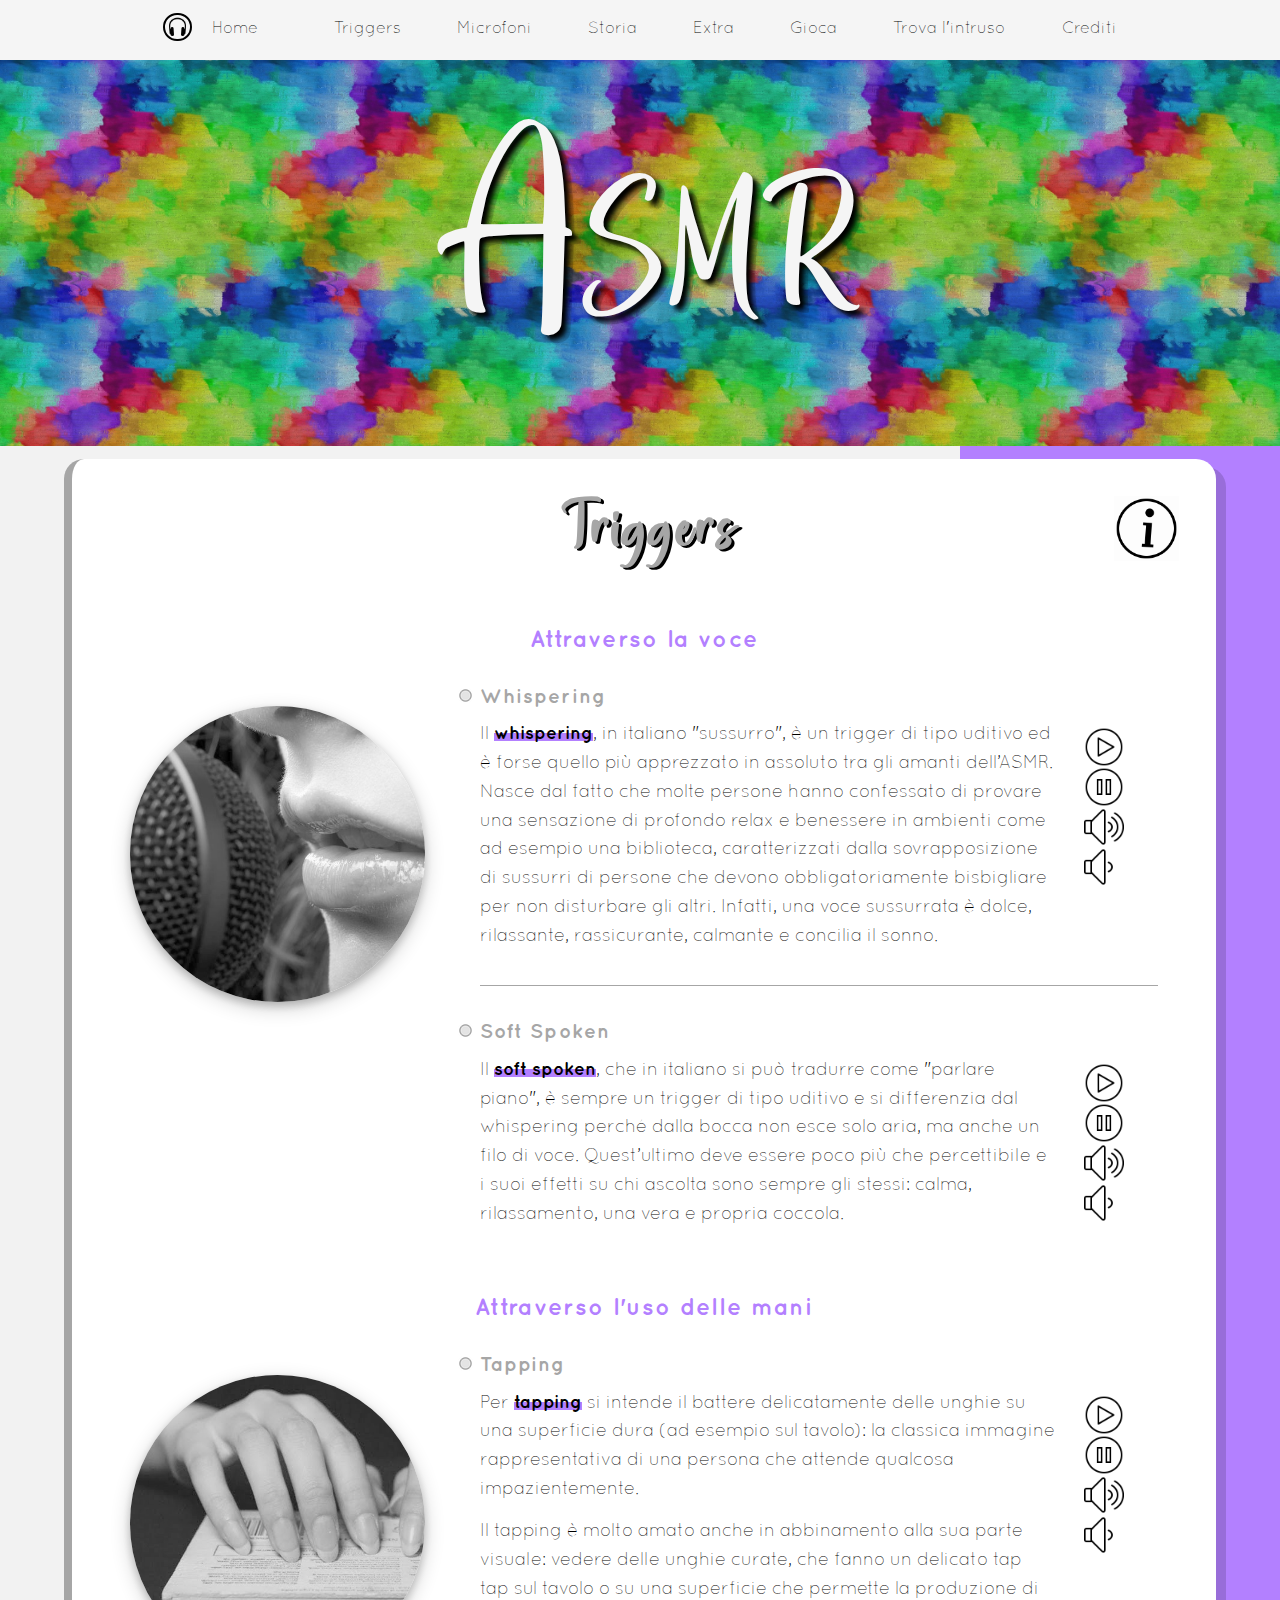
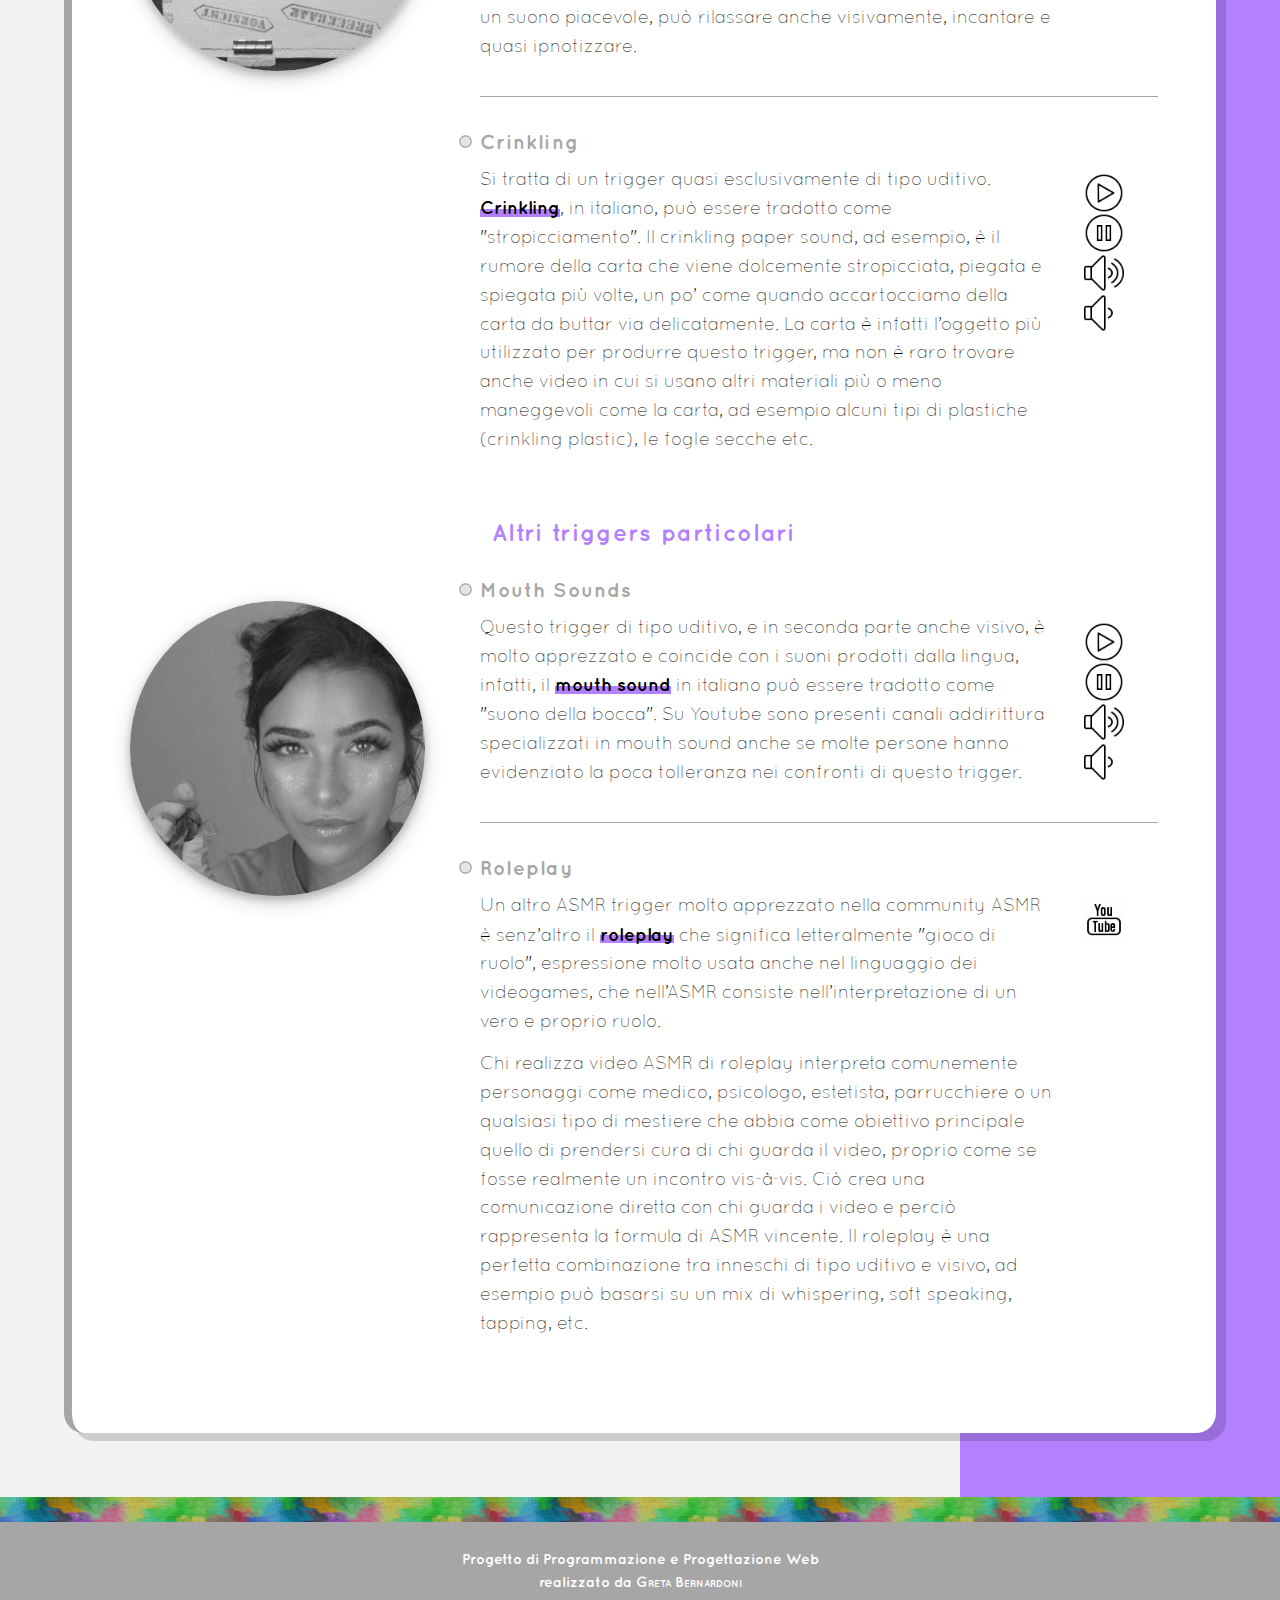
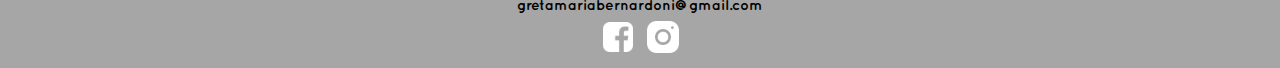
<file: triggers.html>
<!DOCTYPE html>
<html lang="it">

<head>
	<meta http-equiv="Content-Type" content="text/html; charset=UTF-8">
	<title>Triggers</title>
	<meta name="author" content="Greta Bernardoni">
	<link rel="stylesheet" href="style.css" type="text/css">
	<script src="triggers.js"></script>
</head>

<body class="destra">
	<header>
		<nav>
			<ul>
				<li>
					<a href="index.html"><img src="home.png" alt="Icona home"> Home</a>
				</li>
				<li>
					<div class="dropdown">
						<a href="triggers.html">Triggers</a>
						<div class="dropdown-content">
							<a href="triggers.html#voce">Attraverso la voce</a>
							<a href="triggers.html#mani">Attraverso le mani</a>
						</div>
					</div>
				</li>
				<li>
					<div class="dropdown">
						<a href="microfoni.html">Microfoni</a>
						<div class="dropdown-content">
							<a href="microfoni.html#newmann">Newmann KU 100</a>
							<a href="microfoni.html#dio">3Dio Free Space</a>
							<a href="microfoni.html#schoeps">Schoeps MSTC 64 U</a>
							<a href="microfoni.html#yeti">Blue Yeti Pro</a>
							<a href="microfoni.html#soundman">Soundman OKM II Classic</a>
						</div>
					</div>
				</li>
				<li>
					<div class="dropdown">
						<a href="storia.html">Storia</a>
						<div class="dropdown-content">
							<a href="storia.html#contemporanea">Contemporaneità</a>
							<a href="storia.html#prima">In precedenza</a>
							<a href="storia.html#evoluzione">Evoluzione</a>
						</div>
					</div>
				</li>
				<li>
					<div class="dropdown">
						<a href="extra.html">Extra</a>
						<div class="dropdown-content">
							<a href="extra.html#sinestesia">Sinestesia</a>
							<a href="extra.html#misofonia">Misofonia</a>
							<a href="extra.html#brivido">Brivido</a>
							<a href="extra.html#intimo">Sessualità</a>
						</div>
					</div>
				</li>
				<li>
					<a href="gioco.html">Gioca</a>
				</li>
				<li>
					<a href="interattivita.html">Trova l'intruso</a>
				</li>
				<li>
					<a href="crediti.html">Crediti</a>
				</li>
			</ul>
		</nav>
	</header>

	<div class="entrata">
		<p>Asmr</p>
	</div>

	<div id="bloccotriggers" class="blocco">
		<img id="headphones" src="info.gif" alt="informazioni" class="iconainfo">
		<h1>Triggers</h1>
		<div id="paginaConsigli" class="nascosta">
			<p>I seguenti suoni vengono prodotti dagli Youtubers nel campo dell'ASMR per rilassare ed è consigliato, <strong>per beneficiare di essi, di indossare delle cuffie o degli auricolari.</strong></p>
		</div>
		<br><br>
		<h2 id="voce">Attraverso la voce</h2>
		<img class="triggersimg" src="whispering.jpg" alt="Immagine triggers voce">
		<ul class="lista">
			<li>
				<h3>Whispering</h3>
				<div class="bottonisuoni">
					<img id="playwhis" src="play.png" alt="play">
					<img id="pausewhis" src="pause.png" alt="pause">
					<img id="volumeup" src="volumeup.png" alt="volumeup">
					<img id="volumedown" src="volumedown.png" alt="volumedown">
				</div>
				<p>
					Il <strong>whispering</strong>, in italiano &quot;sussurro&quot;, è un trigger di tipo uditivo ed è
					forse quello più apprezzato in assoluto tra gli amanti dell’ASMR. Nasce dal fatto che molte persone
					hanno confessato di provare una sensazione di profondo relax e benessere in ambienti come ad esempio
					una biblioteca, caratterizzati dalla sovrapposizione di sussurri di persone che devono
					obbligatoriamente bisbigliare per non disturbare gli altri. Infatti, una voce sussurrata è dolce,
					rilassante, rassicurante, calmante e concilia il sonno.
				</p>
			</li>
			<li>
				<h3>Soft Spoken</h3>
				<div class="bottonisuoni">
					<img id="playss" src="play.png" alt="play">
					<img id="pausess" src="pause.png" alt="pause">
					<img id="volumeupss" src="volumeup.png" alt="volumeup">
					<img id="volumedownss" src="volumedown.png" alt="volumedown">
				</div>
				<p>
					Il <strong>soft spoken</strong>, che in italiano si può tradurre come &quot;parlare piano&quot;, è
					sempre un trigger di tipo uditivo e si differenzia dal whispering perché dalla bocca non esce solo
					aria, ma anche un filo di voce. Quest’ultimo deve essere poco più che percettibile e i suoi effetti
					su chi ascolta sono sempre gli stessi: calma, rilassamento, una vera e propria coccola.
				</p>
			</li>
		</ul>
		<h2 id="mani">Attraverso l'uso delle mani</h2>
		<img class="triggersimg" src="tapping.jpg" alt="Immagine triggers mani">
		<ul class="lista">
			<li>
				<h3>Tapping</h3>
				<div class="bottonisuoni">
					<img id="playt" src="play.png" alt="play">
					<img id="pauset" src="pause.png" alt="pause">
					<img id="volumeupt" src="volumeup.png" alt="volumeup">
					<img id="volumedownt" src="volumedown.png" alt="volumedown">
				</div>
				<p>
					Per <strong>tapping</strong> si intende il battere delicatamente delle unghie su una superficie dura
					(ad esempio sul tavolo): la classica immagine rappresentativa di una persona che attende qualcosa
					impazientemente.
				</p>
				<p>
					Il tapping è molto amato anche in abbinamento alla sua parte visuale: vedere delle unghie curate,
					che fanno un delicato tap tap sul tavolo o su una superficie che permette la produzione di un suono
					piacevole, può rilassare anche visivamente, incantare e quasi ipnotizzare.
				</p>
			</li>
			<li>
				<h3>Crinkling</h3>
				<div class="bottonisuoni">
					<img id="playc" src="play.png" alt="play">
					<img id="pausec" src="pause.png" alt="pause">
					<img id="volumeupc" src="volumeup.png" alt="volumeup">
					<img id="volumedownc" src="volumedown.png" alt="volumedown">
				</div>
				<p>
					Si tratta di un trigger quasi esclusivamente di tipo uditivo. <strong>Crinkling</strong>, in
					italiano, può essere tradotto come &quot;stropicciamento&quot;. Il crinkling paper sound, ad
					esempio, è il rumore della carta che viene dolcemente stropicciata, piegata e spiegata più volte, un
					po’ come quando accartocciamo della carta da buttar via delicatamente. La carta è infatti l’oggetto
					più utilizzato per produrre questo trigger, ma non è raro trovare anche video in cui si usano altri
					materiali più o meno maneggevoli come la carta, ad esempio alcuni tipi di plastiche (crinkling
					plastic), le fogle secche etc.
				</p>
			</li>
		</ul>
		<h2>Altri triggers particolari</h2>
		<img class="triggersimg" src="roleplay.jpg" alt="Immagine roleplay">
		<ul class="lista">
			<li>
				<h3>Mouth Sounds</h3>
				<div class="bottonisuoni">
					<img id="playm" src="play.png" alt="play">
					<img id="pausem" src="pause.png" alt="pause">
					<img id="volumeupm" src="volumeup.png" alt="volumeup">
					<img id="volumedownm" src="volumedown.png" alt="volumedown">
				</div>
				<p>
					Questo trigger di tipo uditivo, e in seconda parte anche visivo, è molto apprezzato e coincide con i
					suoni prodotti dalla lingua, infatti, il <strong>mouth sound</strong> in italiano può essere
					tradotto come &quot;suono della bocca&quot;. Su Youtube sono presenti canali addirittura
					specializzati in mouth sound anche se molte persone hanno evidenziato la poca tolleranza nei
					confronti di questo trigger.
				</p>
			</li>
			<li>
				<h3>Roleplay</h3>
				<div class="bottonisuoni">
					<a href="https://www.youtube.com/watch?v=hLCtfgjtIBQ&t=0s#AsmrRoleplay">
						<img id="roleplay" src="youtube.gif" alt="Icona collegamento youtube">
					</a>
				</div>
				<p>
					Un altro ASMR trigger molto apprezzato nella community ASMR è senz’altro il
					<strong>roleplay</strong> che significa letteralmente &quot;gioco di ruolo&quot;, espressione molto
					usata anche nel linguaggio dei videogames, che nell’ASMR consiste nell’interpretazione di un vero e
					proprio ruolo.
				</p>
				<p>
					Chi realizza video ASMR di roleplay interpreta comunemente personaggi come medico, psicologo,
					estetista, parrucchiere o un qualsiasi tipo di mestiere che abbia come obiettivo principale quello
					di prendersi cura di chi guarda il video, proprio come se fosse realmente un incontro vis-à-vis. Ciò
					crea una comunicazione diretta con chi guarda i video e perciò rappresenta la formula di ASMR
					vincente. Il roleplay è una perfetta combinazione tra inneschi di tipo uditivo e visivo, ad esempio
					può basarsi su un mix di whispering, soft speaking, tapping, etc.
				</p>
			</li>
		</ul>
	</div>

	<footer>
		<hr>
		<p>
			Progetto di Programmazione e Progettazione Web<br> realizzato da <span>Greta Bernardoni</span>
			<br>
			<a href="mailto:gretamariabernardoni@gmail">gretamariabernardoni@gmail.com</a>
		</p>
		<div class="centrati">
			<a href="https://www.facebook.com/gretavolley/"><img src="facebook.png" alt="facebook"></a>
			<a href="https://www.instagram.com/grhebi/"><img src="instagram.png" alt="instagram"></a>
		</div>
	</footer>

</body>

</html>
</file>
<file: style.css>
/* Stile di default */
* {
    vertical-align: baseline;
    font-weight: inherit;
    font-family: inherit;
    font-style: inherit;
    font-size: 100%;
    border: 0 none;
    outline: 0;
    padding: 0;
    margin: 0;
}

*, *:before, *:after {
    box-sizing: border-box;			
}

/* Font utilizzati */
@font-face {
    font-family: 'Quicksand';
    src: url(quicksand.otf);	
}

@font-face {
    font-family: 'Hello Pirates';
    src: url(hellopirates.otf);    
}

@font-face {
    font-family: 'Quicksand Bold';
    src: url(quicksandbold.otf);	
}

@font-face {
    font-family: 'Astral Sister';
    src: url(astralsister.ttf);
}

/* Formattazione del testo */
h1, h2, h3 {
    color: #a6a6a6;
}

h1 {
    text-align: center;	
	font-family: 'Astral Sister', 'Bradley Hand', sans-serif;
	font-weight: bold;
    letter-spacing: 3pt; 
    font-size: 3em;
    font-style: normal;
  	background-color: transparent;
    text-shadow: 3px 2px black;
}

h2 {
    text-align: center;
    font-family: 'Quicksand Bold', Geneva, Futura, sans-serif;
    font-size: 1.3em;
    margin: 0;
    line-height: normal;
    letter-spacing: 1pt;
}

h3 {
    font-family: 'Quicksand Bold', Geneva, Futura, sans-serif;
    font-size: 1.1em;
    margin: 0;
    line-height: normal;
	letter-spacing: 0.8pt;
}

strong {
	font-family: 'Quicksand Bold', Geneva, Futura, sans-serif;
    background-repeat: no-repeat;
    background-size: 100% 50%;
    background-position: 0% 90%;
}

p {
    margin-top: 2%;
}

hr {
    background-image: url("manycolors.jpeg");
    background-repeat: repeat;
    background-size: 20%;
    padding: 1%;
}

/* Link generici */
a:link {
    color: black;
    text-decoration: none;
    font-family: 'Quicksand Bold', Geneva, Futura, sans-serif;
}
a:active {
    color: black;
}
a:visited {
    color: black;
    text-decoration: none;
}
a:hover {
    color: #fbd204;
    text-decoration: underline;
}

/* Header generico */
ol, ul {
    list-style: none;
}
	
li {
	margin-left: auto;
	margin-right: auto;
}

/* Contenuto dell'header */

/* Menù */
nav {
    width: 100%;
    top:0;
	padding-top: 1.2%;
    padding-bottom:1.2%;
    display: inline;
    position: fixed;
    z-index:3;
    text-align: center;
    background-color: whitesmoke;
}

nav li {
	margin: auto 2% auto 2%;
	display: inline-block;
	font-size: 0.9em;
    position:relative;
	list-style-type: none;
	text-align: center;
}

nav li a:link {
    font-family: 'Quicksand', Geneva, Futura, sans-serif;
}

nav li a:hover {
    text-decoration: none;
    color:black;
    font-family: 'Quicksand Bold', Geneva, Futura, sans-serif;
    text-shadow: 3px 3px 1px rgba(0,0,0,0.15);
}

.dropdown {
    position: relative;
    display: inline-block;
}

.dropdown-content {
    display: none;
    position: absolute;
    background-color: white;
    font-size: 0.85em;
    opacity: 0.9;
    z-index: 1;
    width: 300%;
    margin-left: -100%;
    color: black;
}

.dropdown-content a:link {
    padding: 1% 1%;
    display: block;
}

.dropdown:hover .dropdown-content {
    display: block;
}

nav img {
    width: 25%;
    border: 2px solid black;
    padding: 1%;
    float: left;
    margin-top: -4%;
    border-radius:50%;
}

/* Audio generico */
audio {
    box-shadow: 5px 5px 20px rgba(0,0, 0, 0.4);
    border-radius: 50px;
    display:flex;
    margin:auto;
}

/* select generico */
select {
    margin: 5% auto 5% auto;
    width: 100%;
    font-family: 'Quicksand Bold', Geneva, Futura, sans-serif;
    border: 2px solid #a6a6a6;
}

/* citazioni a titoli di opere */
cite {
    font-style: italic;
}

/* Body */
body {
	font-family: 'Quicksand', Geneva, Futura, sans-serif;
	font-size: large;
	width: 100%; 
    min-height: 100%;   
	line-height: 1.6;
    background-color: #f2f2f2;
    background-repeat: no-repeat;
    background-size: 25% 100%;
    word-wrap: break-word;
}

/* Contenuto del body */
.entrata {
    margin-bottom: 1%;
    background-image: url("manycolors.jpeg");
    background-repeat: repeat;
    background-position: center top;
    background-size: 20%;
    padding: 3%;
    position: relative;
}

#paginaIniziale {
    padding: 5%;
}

blockquote {
    font-family: 'Hello Pirates', 'Bradley Hand', sans-serif;
    font-size: 2.0em;
    text-align: center;
    color: black;
    margin-top:-3%;
    background-color: whitesmoke;
    padding: 1%;
    border-radius: 20px;
    box-shadow: 10px 8px 0px rgba(0,0,0,0.15);
    opacity: 0.8;
}

.entrata p {
    font-family: 'Astral Sister', 'Bradley Hand', sans-serif;
    font-variant: small-caps;
    text-align: center;
	font-size: 12em;
    color: whitesmoke;
    margin-top: 2%;
    text-shadow: 5px 5px 5px black, 9px 8px 0px rgba(0,0,0,0.15);
}

.entrata img {
    width: 100px;
}

/* Stile comune nel body */
.sinistra {
    background-position: 0% 25%;
}

.sinistra h2 {
    color: #fbd204;
}

.sinistra, .sinistra strong {
    background-image: linear-gradient(120deg, #fbd204 0%, #fbd204 100%);
}

.destra {
    background-position: 100% 0%;
}

.destra h2 {
    color:#b380ff;
}

.destra, .destra strong {
    background-image: linear-gradient(120deg, #b380ff 0%, #b380ff 100%); 
}

.entrata img, .bloccodomande img, #pulisci {
    display:block;
    margin:auto;
}

.freccia, .iconainfo {
    width:8%;
}

.blocco {
    text-align: left;
    color: black;
    margin: 0;
    position: relative;
    margin-left: 5%;
    width: 90%;
}

.blocchihome, .blocco, .definizione, .bloccocrediti {
    padding: 2%;
    border-radius: 20px;
    box-shadow: 10px 8px 0px rgba(0,0,0,0.15);
    background-color: white;
    border-left: 8px solid #a6a6a6;
}

.blocco div {
    margin-top: 3%;
}

.blocco ul, .bloccocrediti ul  {
    list-style-image: url('greenicon.png');
    margin: 3%;
}

.blocco ul, .blocchistoria p {
    margin-left: 35%;
}

.iconainfo {
    cursor: help;
    right: 1%;
    top: 0%;
    float: right;
    padding: 1%;
}

.iconainfo:hover {
    width: 9%;
}

.nascosta {
    display: none;
}
    
.aperta {
    height: auto;
    width:70%;
    text-align: center;
    margin:1% auto 1% auto;
}

#extrablocco h1, #bloccotriggers h1, #mic h1 {
    margin-left: 9%;
}

.homeimg, .triggersimg, .imgstoria {
    float: left;
    width: 27%;
}

.homeimg, .triggersimg, .imgstoria, .microfoni {
    border-radius: 50%;
    box-shadow: 0 4px 8px 0 rgba(0, 0, 0, 0.2), 0 6px 20px 0 rgba(0, 0, 0, 0.19);
    filter: grayscale(100%);
}

.lista li {
    margin-bottom: 5%;
    padding-bottom: 5%;
}

.lista li, .blocchistoria, .fenomeni {
    border-bottom: 1px solid #a6a6a6;
}

.lista li:last-child, .blocchistoria:last-child, .fenomeni:last-child {
    border: none;
}

.icons-buttons {
    border: 2px solid black;
    padding:1%;
    box-shadow: none;
    width: 65px;
    border-radius:50%;
}

.icons-buttons:hover {
    width: 75px;
}

.centrati, .bloccorisultato, .blocco a {
    text-align:center;
}

.bloccorisultato {
    padding: 0% 20% 0% 20%;
    margin-bottom:5%;
}

.bloccorisultato ul {
    margin: 2% 0% 2% 0%;
    text-align:left;
}

/* index.html */
#homesection {
    background-color: transparent;
    padding:0;
    border:none;
    border-radius:0px;
    box-shadow:none;
    filter:none;
}

.faqfrequenti {
    margin: auto;
    width: 100%;
}

.faqfrequenti p {
    border: 1px solid black;
    text-align: center;
    padding: 2%;
    margin: 1%;
    display: inline-block;
    font-family: 'Quicksand Bold', Geneva, Futura, sans-serif;
}

.homeimg {
    margin: 5% 5% 15% 5%;
}

.faqfrequenti p:hover {
    background-image: url("manycolors.jpeg");
    background-size: 50%;
    color: white;
}

.faqfrequenti p:active {
    filter: grayscale(100%);
}

.description {
    text-align: right;
    margin: 5% 5% 3% 5%;
    min-height: 200px;
}

/* triggers.html */
#bloccotriggers .lista p {
    margin-right: 15%;
}

.bottonisuoni img {
    width: 40px;
    display: flex;
    flex-wrap: nowrap;
}

.bottonisuoni img:hover{
    width:45px;
}

.bottonisuoni {
    float:right;
    margin-right:5%;
}

.triggersimg {
    margin: 17% auto auto 3%;
}

/* microfoni.html */
.microfoni {
    float: right;
    margin: auto 4% 2% 4%;
    width: 20%;
}

#mic ul{
    margin-left: 5%;
}

/* storia.html */
.blocchistoria {
    margin-top:0;
    padding: 0% 5% 5% 5%;
}

/* extra.html */
.definizione {
    margin:2% 5% 8% 5%;
    border: 2px solid #a6a6a6;
    float:right;
    width: 30%;
}

.fenomeni {
    padding-bottom: 5%;
    margin: auto 5% auto 5%;
}

/* crediti.html */
.bloccocrediti {
    padding: 2% 6% 2% 6%;
    margin:5% auto 2% auto;
    text-align: left;
    position: relative;
    width: 90%;
}

.bodycrediti {
    background-image: url("manycolors.jpeg");
    background-repeat: repeat;
    background-position: center top;
    background-size: 50%;
}

.bloccocrediti div {
    column-width: 350px;
}

.bloccocrediti img {
    margin:-2% 2% 2% 2%;
    float:right;
    filter:none;
    width:15%;
    border-radius:50%;
}

/* gioco.html */
.bloccodomande {
    margin: 1% auto 0% auto;
    padding: 0% 20% 0% 20%;
}

/* gioco.html e interattivita.html */
#quizgame {
    background-image: linear-gradient(300deg, white 80%, #fbd204 80%, #b380ff 95%);
}

#intrusogame {
    background-image: linear-gradient(100deg, white 80%, #b380ff 80%,#fbd204 95%);
}

/* Footer */
footer {
    margin:5% auto auto 0%;
    bottom: 0;
    width: 100%;
    background-color: #a6a6a6;
    height: 20%;
    clear: both;
}

footer p {
    text-align:center;
    color: white;
    font-size:0.8em;
    font-family: 'Quicksand Bold', Geneva, Futura, sans-serif;
}

footer p span{
    font-variant: small-caps;
}

footer img {
    width:40px;
}

footer img:hover {
    width:42px;
}

/*    PER ALTRI DISPOSITIVI  */
/* Visione fino ad una risoluzione massima di 3840px */
@media screen and (max-width: 3840px){
    .triggersimg {
        margin-top: 5%;
    }
}

/* Visione fino con una risoluzione compresa tra 1500 e 3840px */
@media screen and (min-width: 1500px) and (max-width: 3840px){
    /*body {
        font-size: 1.4em;
    }*/
    .homeimg {
        margin-bottom:10%;
    }
    .bottonisuoni img {
        width: 50px;
    }
    .bottonisuoni img:hover {
        width: 55px;
    }
    .blocchistoria {
        padding-bottom:14%;
    }
    .icons-buttons {
        width: 80px;
    }
    .icons-buttons:hover {
        width:85px;
    }
    .bloccocrediti img {
        margin-top: -4%;
    }
}

/* Visione con una risoluzione minima di 1920 px */
@media screen and (min-width: 1920px){
    .homeimg {
        margin-top:-3%;
    }
    #bloccotriggers ul li {
        padding-bottom:13%;
    }
    #mic ul li {
        padding-bottom:10%;
    }
}

/* Visione con una risoluzione minima di 1200 px */
@media screen and (min-width: 1200px){
    .bloccocrediti { 
        margin-top: 7%;
    }
}

/* Visione con una risoluzione tra 897 e 1200 px */
@media screen and (min-width: 897px) and (max-width: 1200px){
    .blocco ul {
        margin-left: 40%;
    }
    .bloccorisultato ul {
        margin-left:auto;
    }
    .bloccocrediti {
        margin-top: 10%;
    }
}

/* Visione fino ad una risoluzione massima di 896 px */
@media screen and (max-width: 896px){
    body {
        background-size:100%;
    }
    .blocco ul {
        margin-left: 10%;
    }
    .homeimg, .triggersimg, .imgstoria {
        width:70%;
    }
    .primop, .blocco ul {
        margin-top: 77%;
    }
    .faqfrequenti p:first-child {
        margin-top: 80%;
    }
    .homeimg {
        margin: 2% auto 0% 17%; 
    }
    .faqfrequenti p {
        display: block;
    }
    #bloccotriggers li:first-child {
        margin-top: 95%;
    }
    .triggersimg {
        margin-left: 15%;
    }
    .microfoni {
        width: 40%;
    }
    #mic ul {
        margin:5% 5% auto 10%;
    }
    .imgstoria {
        margin:3% auto auto 15%;
    }
    .blocchistoria p {
        margin-left: auto;
    }
    .definizione {
        width:auto;
        margin: auto 10% 5% 10%;
    }
    .bloccodomande{
        padding: 0% 10% 0% 10%;
    }
    .bloccorisultato ul {
        margin-top:auto;
    }
    .bloccocrediti {
        margin-top: 12%;
    }
    .bloccocrediti img {
        width:30%;
    }
}

/* Visione fino ad una risoluzione massima di 670 px */
@media screen and (max-width: 670px){
    nav li {
        font-size: 1.1em;
    }
    .entrata {
        margin-top: 9%;
        background-size: 50%;
    }
    .entrata p {
        margin-top: 2%;
    }
    .iconainfo {
        width: 15%;
    }
    .iconainfo:hover {
        width: 17%;
    }
    .faqfrequenti {
        width: 80%;
     }
    .faqfrequenti p:first-child {
        margin-top:100%;
    }
    .bloccointruso ul {
        margin-right:0%;
    }
    .bloccocrediti {
        margin-top: 15%;
    }
    .bloccocrediti img {
        width:40%;
    }
}

/* Visione fino ad una risoluzione massima di 500px */
@media screen and (max-width: 500px){
    nav li {
        font-size: 1.3em;
    }
    .dropdown-content {
        visibility: hidden;
    }
    .entrata {
        margin-top: 15%;
    }
    .entrata p:first-child {
        font-size: 8em;
    }
    #faqAsmr {
        margin-top: 5%;
    }
    .bloccocrediti {
        margin-top: 20%;
    }
}

/* Visione fino ad una risoluzione massima di 410px */
@media screen and (max-width: 410px){
    .entrata {
        margin-top: 10%;
    }
    .entrata p:first-child {
        margin-top: 15%;
    }
    .bloccocrediti {
        margin-top: 37%;
    }
}
</file>
